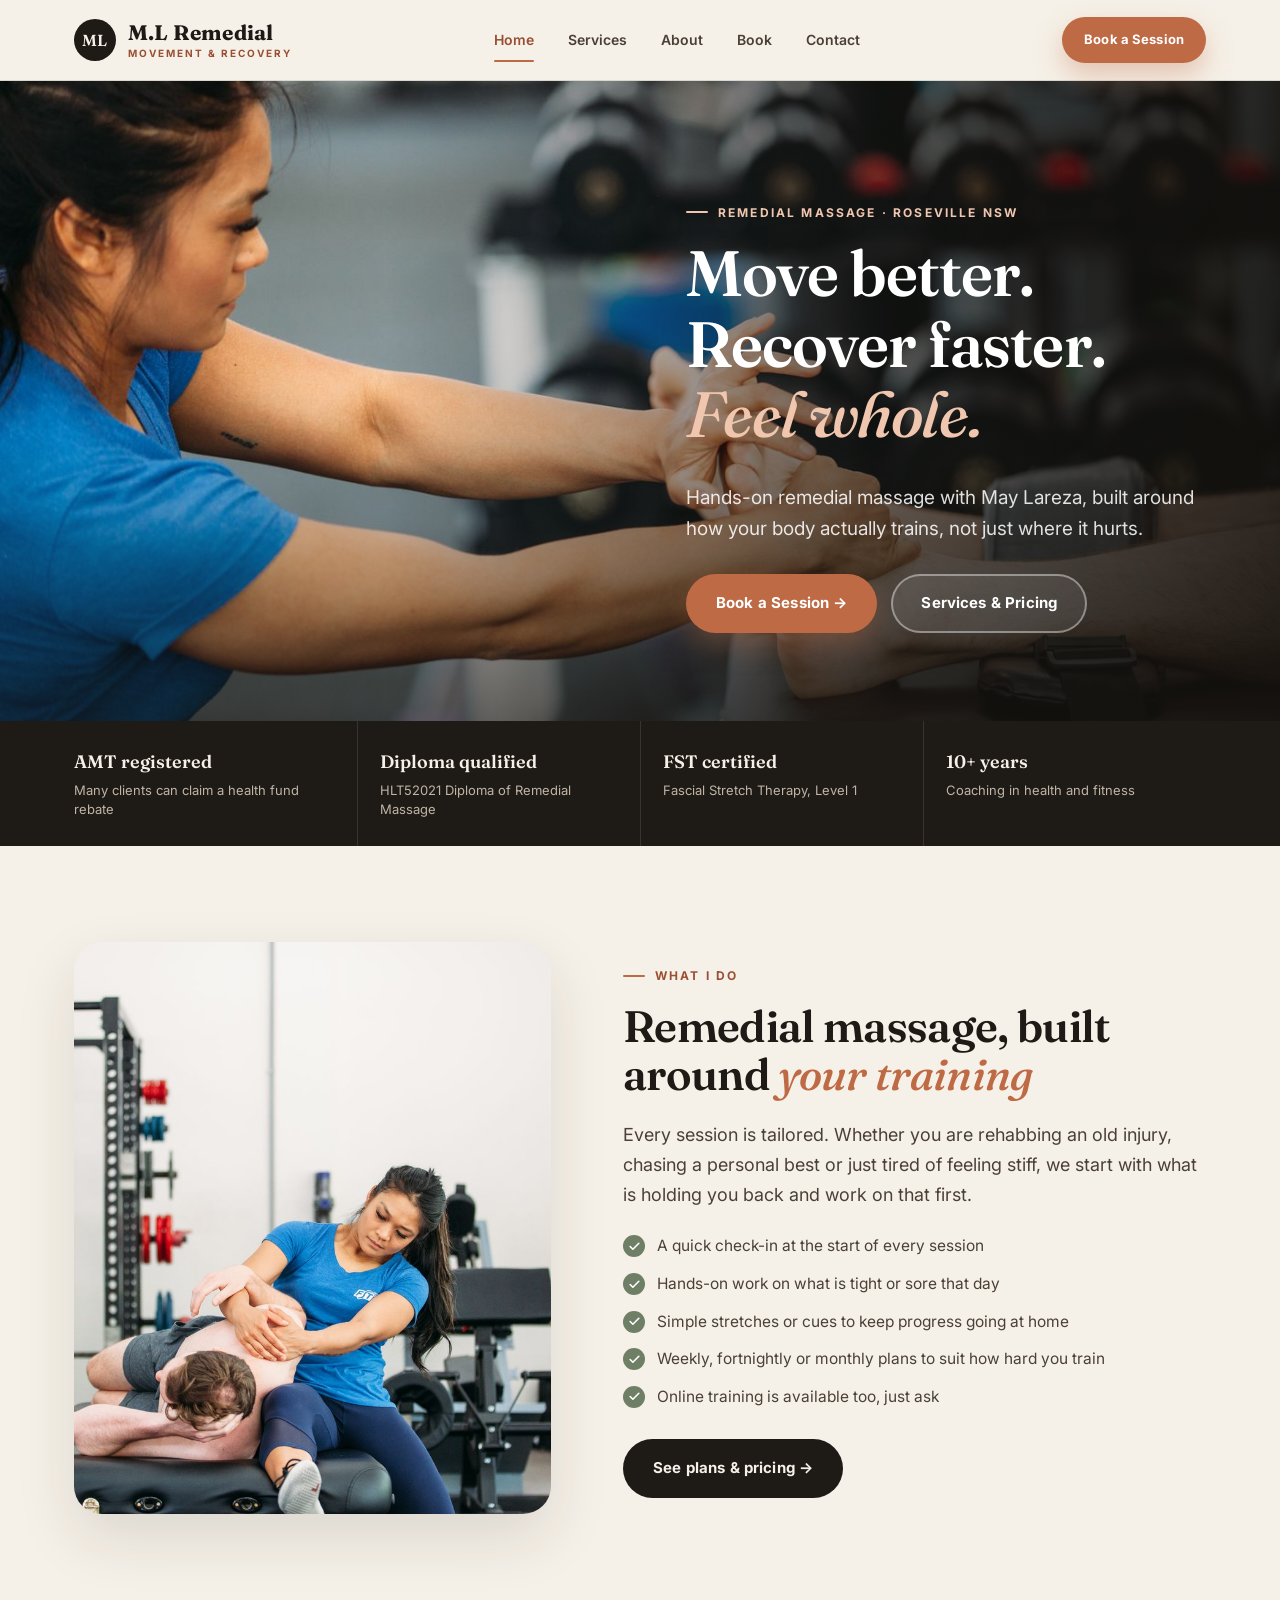
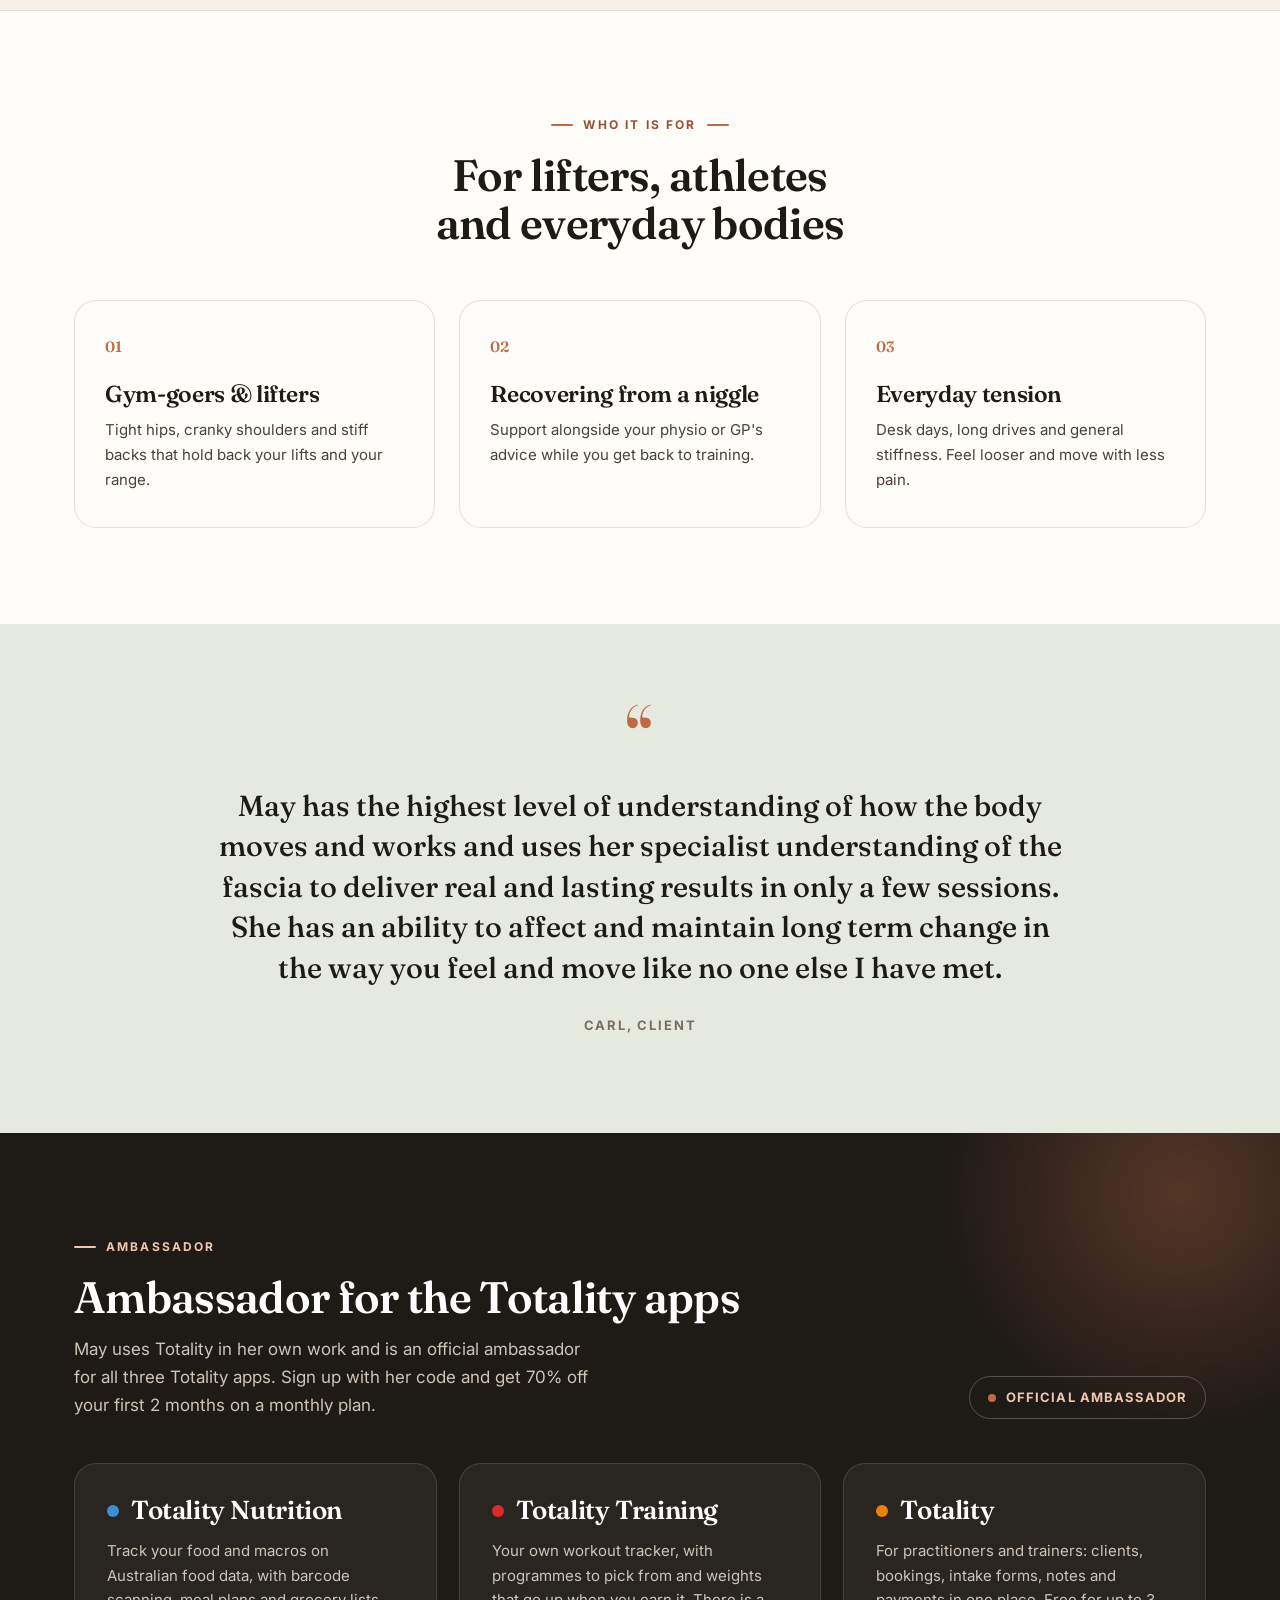
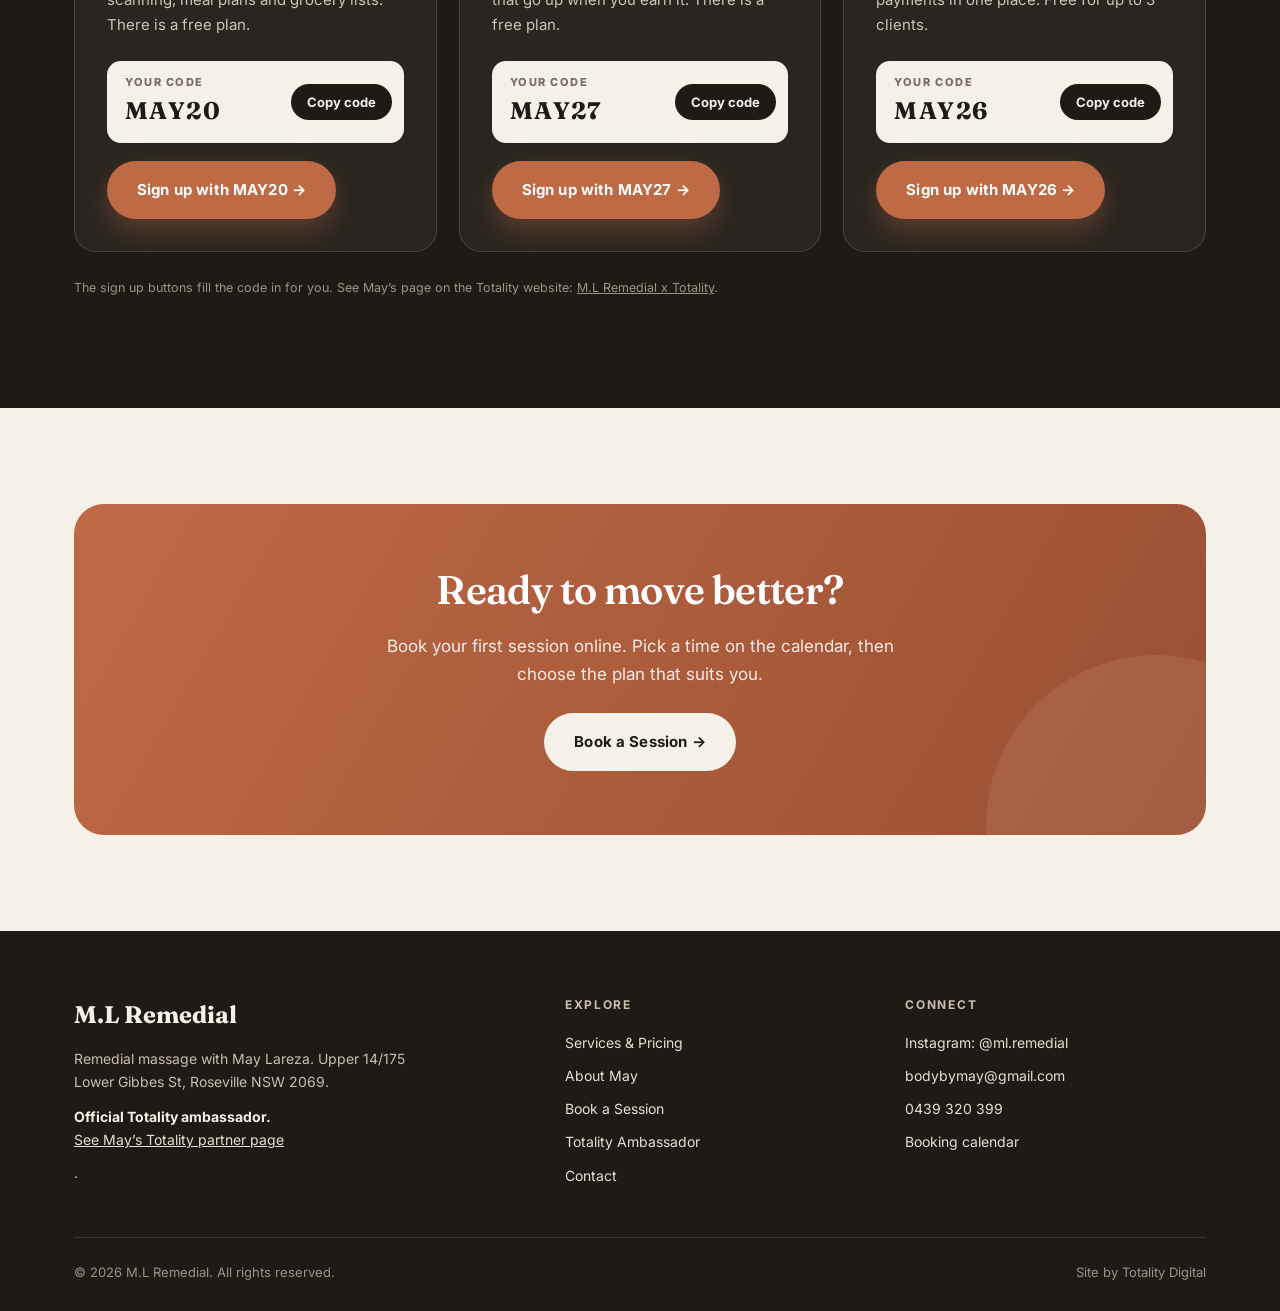
<file: index.html>
<!DOCTYPE html>
<html lang="en">
<head>
<meta charset="UTF-8">
<meta name="viewport" content="width=device-width, initial-scale=1.0">
<title>M.L Remedial | Remedial Massage in Roseville with May Lareza</title>
<meta name="description" content="Remedial massage in Roseville NSW with May Lareza. Weekly, fortnightly and monthly plans. AMT registered, so many clients can claim health fund rebates.">
<meta property="og:title" content="M.L Remedial | Remedial Massage in Roseville with May Lareza">
<meta property="og:description" content="Remedial massage in Roseville NSW with May Lareza. Weekly, fortnightly and monthly plans. AMT registered, so many clients can claim health fund rebates.">
<meta property="og:image" content="https://mlremedial.com.au/images/hero-home.jpg">
<meta name="theme-color" content="#1E1A16">
<link rel="preconnect" href="https://fonts.googleapis.com">
<link rel="preconnect" href="https://fonts.gstatic.com" crossorigin>
<link href="https://fonts.googleapis.com/css2?family=Fraunces:ital,opsz,wght@0,9..144,500;0,9..144,600;0,9..144,700;1,9..144,500&family=Inter:wght@400;500;600;700;800&display=swap" rel="stylesheet">
<link rel="stylesheet" href="css/style.css">
</head>
<body>

<header class="site-header">
  <div class="container">
    <a href="index.html" class="brand" aria-label="M.L Remedial home">
      <span class="brand-monogram">ML</span>
      <span class="brand-text">
        <span class="brand-mark">M.L Remedial</span>
        <span class="brand-sub">Movement &amp; Recovery</span>
      </span>
    </a>
    <nav class="nav">
      <a href="index.html">Home</a>
      <a href="services.html">Services</a>
      <a href="about.html">About</a>
      <a href="book.html">Book</a>
      <a href="contact.html">Contact</a>
    </nav>
    <div class="nav-cta">
      <a class="btn btn--primary btn--sm" href="book.html">Book a Session</a>
    </div>
    <button class="nav-toggle" aria-label="Toggle menu"><span></span><span></span><span></span></button>
  </div>
</header>

<section class="hero-full">
  <div class="container">
    <div class="hero-copy">
      <span class="eyebrow light">Remedial massage &middot; Roseville NSW</span>
      <h1>Move better.<br>Recover faster.<br><em>Feel whole.</em></h1>
      <p class="lede">Hands-on remedial massage with May Lareza, built around how your body actually trains, not just where it hurts.</p>
      <div class="hero-actions">
        <a href="book.html" class="btn btn--primary">Book a Session &rarr;</a>
        <a href="services.html" class="btn btn--ghost-light">Services &amp; Pricing</a>
      </div>
    </div>
  </div>
</section>

<section class="trust">
  <div class="container">
    <div class="trust-item"><strong>AMT registered</strong><span>Many clients can claim a health fund rebate</span></div>
    <div class="trust-item"><strong>Diploma qualified</strong><span>HLT52021 Diploma of Remedial Massage</span></div>
    <div class="trust-item"><strong>FST certified</strong><span>Fascial Stretch Therapy, Level 1</span></div>
    <div class="trust-item"><strong>10+ years</strong><span>Coaching in health and fitness</span></div>
  </div>
</section>

<section class="section">
  <div class="container split">
    <div class="photo-frame photo-frame--service" style="aspect-ratio:5/6;"></div>
    <div>
      <span class="eyebrow">What I do</span>
      <h2>Remedial massage, built around <em>your training</em></h2>
      <p class="lede">Every session is tailored. Whether you are rehabbing an old injury, chasing a personal best or just tired of feeling stiff, we start with what is holding you back and work on that first.</p>
      <ul class="checks">
        <li>A quick check-in at the start of every session</li>
        <li>Hands-on work on what is tight or sore that day</li>
        <li>Simple stretches or cues to keep progress going at home</li>
        <li>Weekly, fortnightly or monthly plans to suit how hard you train</li>
        <li>Online training is available too, just ask</li>
      </ul>
      <div class="hero-actions">
        <a href="services.html" class="btn btn--dark">See plans &amp; pricing &rarr;</a>
      </div>
    </div>
  </div>
</section>

<section class="section section--paper section--line-top">
  <div class="container">
    <div class="section-head center">
      <span class="eyebrow">Who it is for</span>
      <h2>For lifters, athletes and everyday bodies</h2>
    </div>
    <div class="grid-3">
      <div class="card">
        <span class="card-num">01</span>
        <h3>Gym-goers &amp; lifters</h3>
        <p>Tight hips, cranky shoulders and stiff backs that hold back your lifts and your range.</p>
      </div>
      <div class="card">
        <span class="card-num">02</span>
        <h3>Recovering from a niggle</h3>
        <p>Support alongside your physio or GP's advice while you get back to training.</p>
      </div>
      <div class="card">
        <span class="card-num">03</span>
        <h3>Everyday tension</h3>
        <p>Desk days, long drives and general stiffness. Feel looser and move with less pain.</p>
      </div>
    </div>
  </div>
</section>

<section class="section section--sage">
  <div class="container">
    <div class="testimonial">
      <span class="quote-mark">&ldquo;</span>
      <blockquote>May has the highest level of understanding of how the body moves and works and uses her specialist understanding of the fascia to deliver real and lasting results in only a few sessions. She has an ability to affect and maintain long term change in the way you feel and move like no one else I have met.</blockquote>
      <cite>Carl, client</cite>
    </div>
  </div>
</section>

<section class="section ambassador" id="ambassador">
  <div class="container">
    <div class="amb-head">
      <div>
        <span class="eyebrow light">Ambassador</span>
        <h2>Ambassador for the Totality apps</h2>
        <p>May uses Totality in her own work and is an official ambassador for all three Totality apps. Sign up with her code and get 70% off your first 2 months on a monthly plan.</p>
      </div>
      <span class="amb-badge">Official ambassador</span>
    </div>
    <div class="amb-grid amb-grid--3">
      <div class="amb-card">
        <div class="amb-app"><span class="amb-dot nutrition"></span><h3>Totality Nutrition</h3></div>
        <p>Track your food and macros on Australian food data, with barcode scanning, meal plans and grocery lists. There is a free plan.</p>
        <div class="code-box">
          <div><span class="code-label">Your code</span><span class="code">MAY20</span></div>
          <button class="copy-btn" data-copy="MAY20">Copy code</button>
        </div>
        <a href="https://totalitynutrition.com.au/signup?ref=MAY20" target="_blank" rel="noopener" class="btn btn--primary">Sign up with MAY20 &rarr;</a>
      </div>
      <div class="amb-card">
        <div class="amb-app"><span class="amb-dot training"></span><h3>Totality Training</h3></div>
        <p>Your own workout tracker, with programmes to pick from and weights that go up when you earn it. There is a free plan.</p>
        <div class="code-box">
          <div><span class="code-label">Your code</span><span class="code">MAY27</span></div>
          <button class="copy-btn" data-copy="MAY27">Copy code</button>
        </div>
        <a href="https://totality-training.vercel.app/training/auth?ref=MAY27" target="_blank" rel="noopener" class="btn btn--primary">Sign up with MAY27 &rarr;</a>
      </div>
      <div class="amb-card">
        <div class="amb-app"><span class="amb-dot totality"></span><h3>Totality</h3></div>
        <p>For practitioners and trainers: clients, bookings, intake forms, notes and payments in one place. Free for up to 3 clients.</p>
        <div class="code-box">
          <div><span class="code-label">Your code</span><span class="code">MAY26</span></div>
          <button class="copy-btn" data-copy="MAY26">Copy code</button>
        </div>
        <a href="https://totalityapp.com.au/signup?ref=MAY26" target="_blank" rel="noopener" class="btn btn--primary">Sign up with MAY26 &rarr;</a>
      </div>
    </div>
    <p class="amb-fine">The sign up buttons fill the code in for you. See May’s page on the Totality website: <a href="https://totality360.com.au/partner/ml-remedial.html" target="_blank" rel="noopener" style="text-decoration:underline;">M.L Remedial x Totality</a>.</p>
  </div>
</section>

<section class="section">
  <div class="container">
    <div class="cta-band">
      <h2>Ready to move better?</h2>
      <p>Book your first session online. Pick a time on the calendar, then choose the plan that suits you.</p>
      <a href="book.html" class="btn btn--light">Book a Session &rarr;</a>
    </div>
  </div>
</section>

<footer class="site-footer">
  <div class="container">
    <div class="footer-top">
      <div>
        <span class="footer-brand">M.L Remedial</span>
        <p>Remedial massage with May Lareza. Upper 14/175 Lower Gibbes St, Roseville NSW 2069.</p>
        <p class="footer-amb"><strong>Official Totality ambassador.</strong> <a href="https://totality360.com.au/partner/ml-remedial.html" target="_blank" rel="noopener" style="text-decoration:underline;">See May’s Totality partner page</a>.</p>
      </div>
      <div>
        <h5>Explore</h5>
        <a href="services.html">Services &amp; Pricing</a>
        <a href="about.html">About May</a>
        <a href="book.html">Book a Session</a>
        <a href="index.html#ambassador">Totality Ambassador</a>
        <a href="contact.html">Contact</a>
      </div>
      <div>
        <h5>Connect</h5>
        <a href="https://instagram.com/ml.remedial" target="_blank" rel="noopener">Instagram: @ml.remedial</a>
        <a href="mailto:bodybymay@gmail.com">bodybymay@gmail.com</a>
        <a href="tel:+61439320399">0439 320 399</a>
        <a href="https://calendly.com/mlremedial/stretchtherapy" target="_blank" rel="noopener">Booking calendar</a>
      </div>
    </div>
    <div class="footer-bottom">
      <span>&copy; <span class="js-year">2026</span> M.L Remedial. All rights reserved.</span>
      <span>Site by Totality Digital</span>
    </div>
  </div>
</footer>

<div class="toast" role="status" aria-live="polite"></div>
<script src="js/main.js"></script>
</body>
</html>
</file>
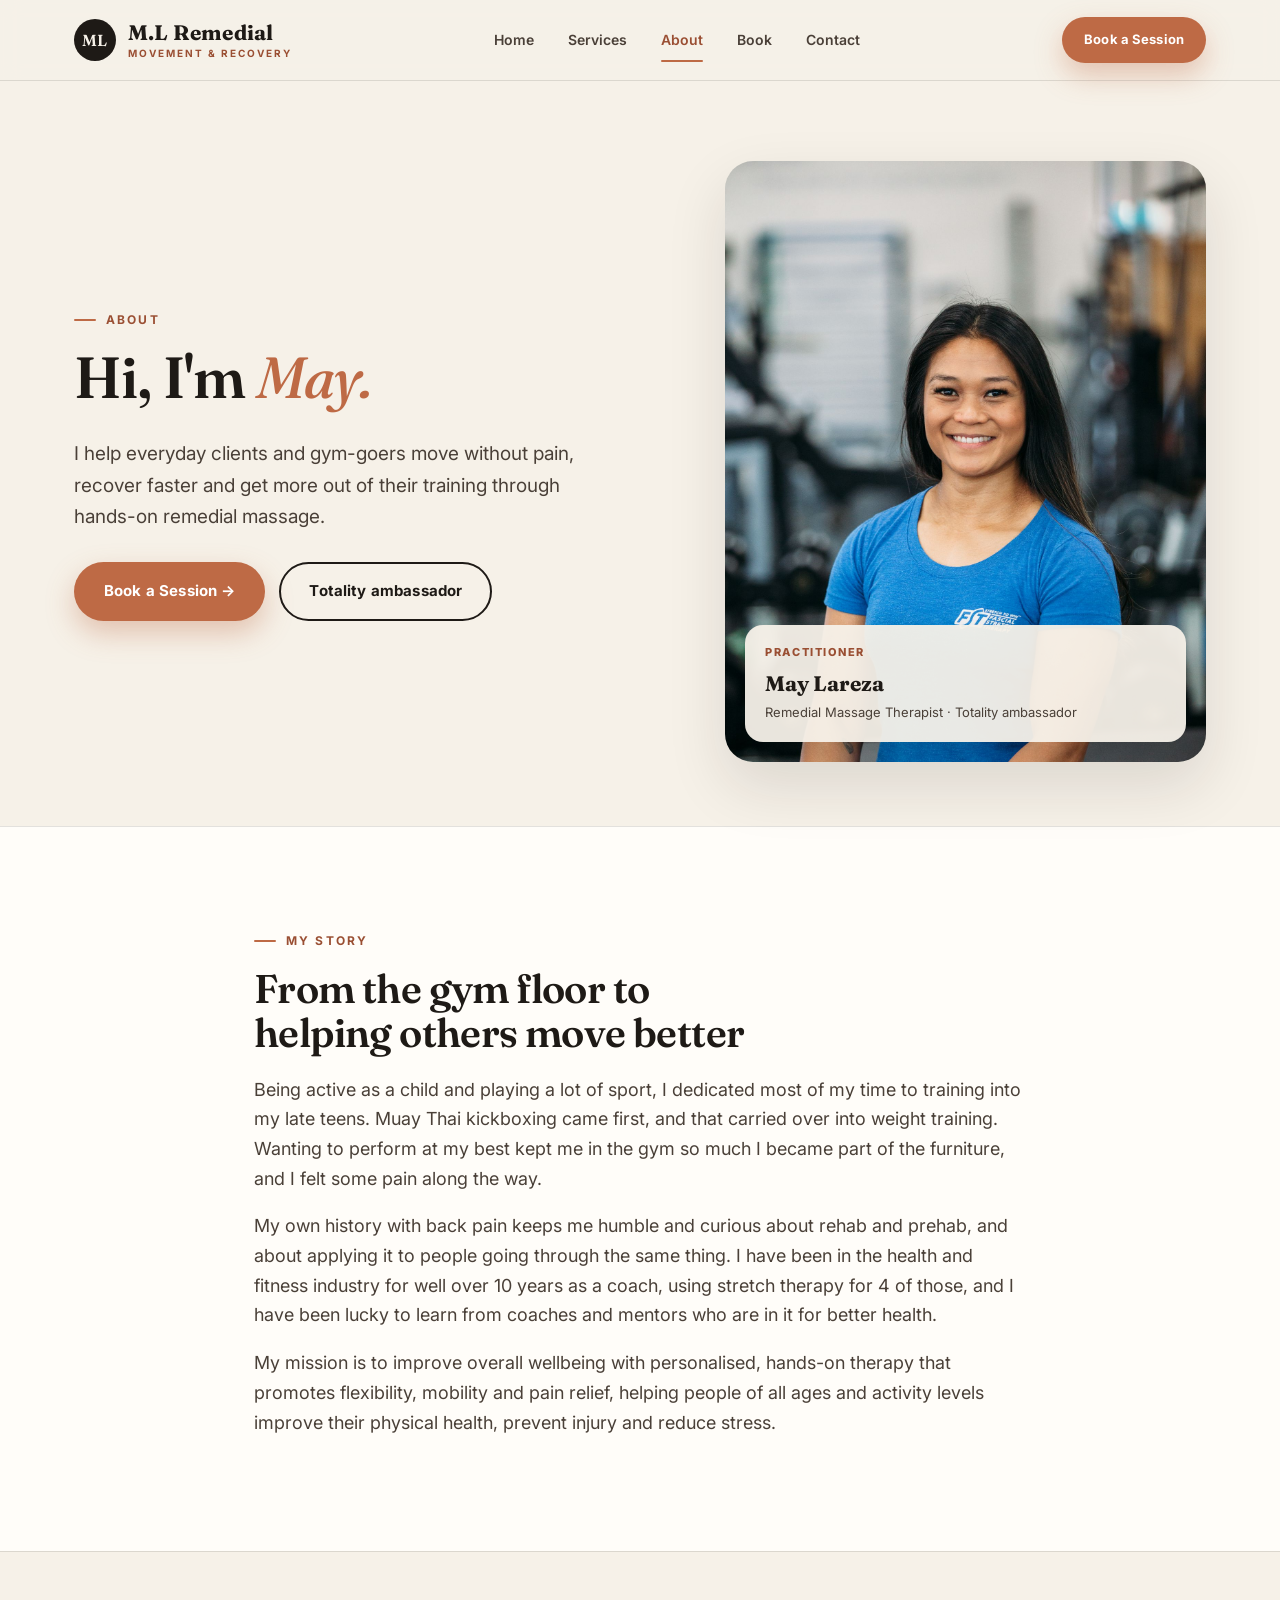
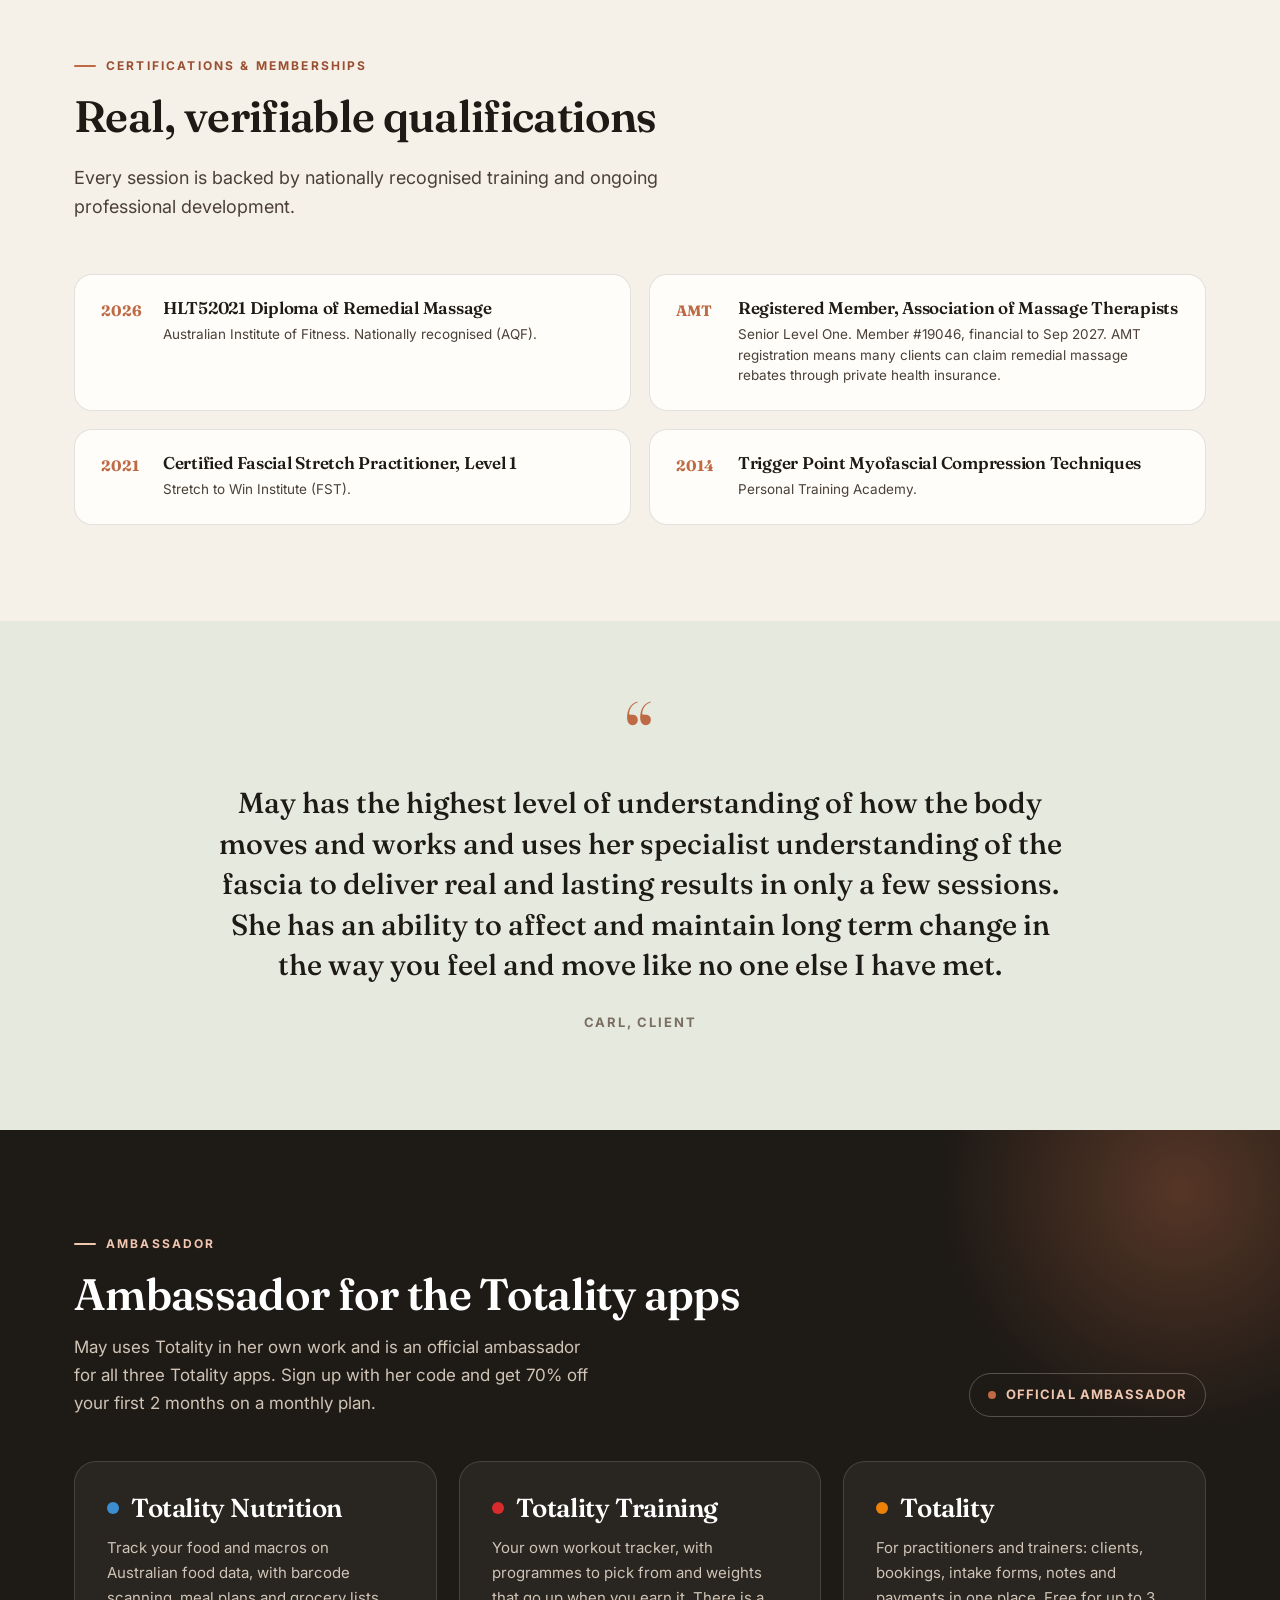
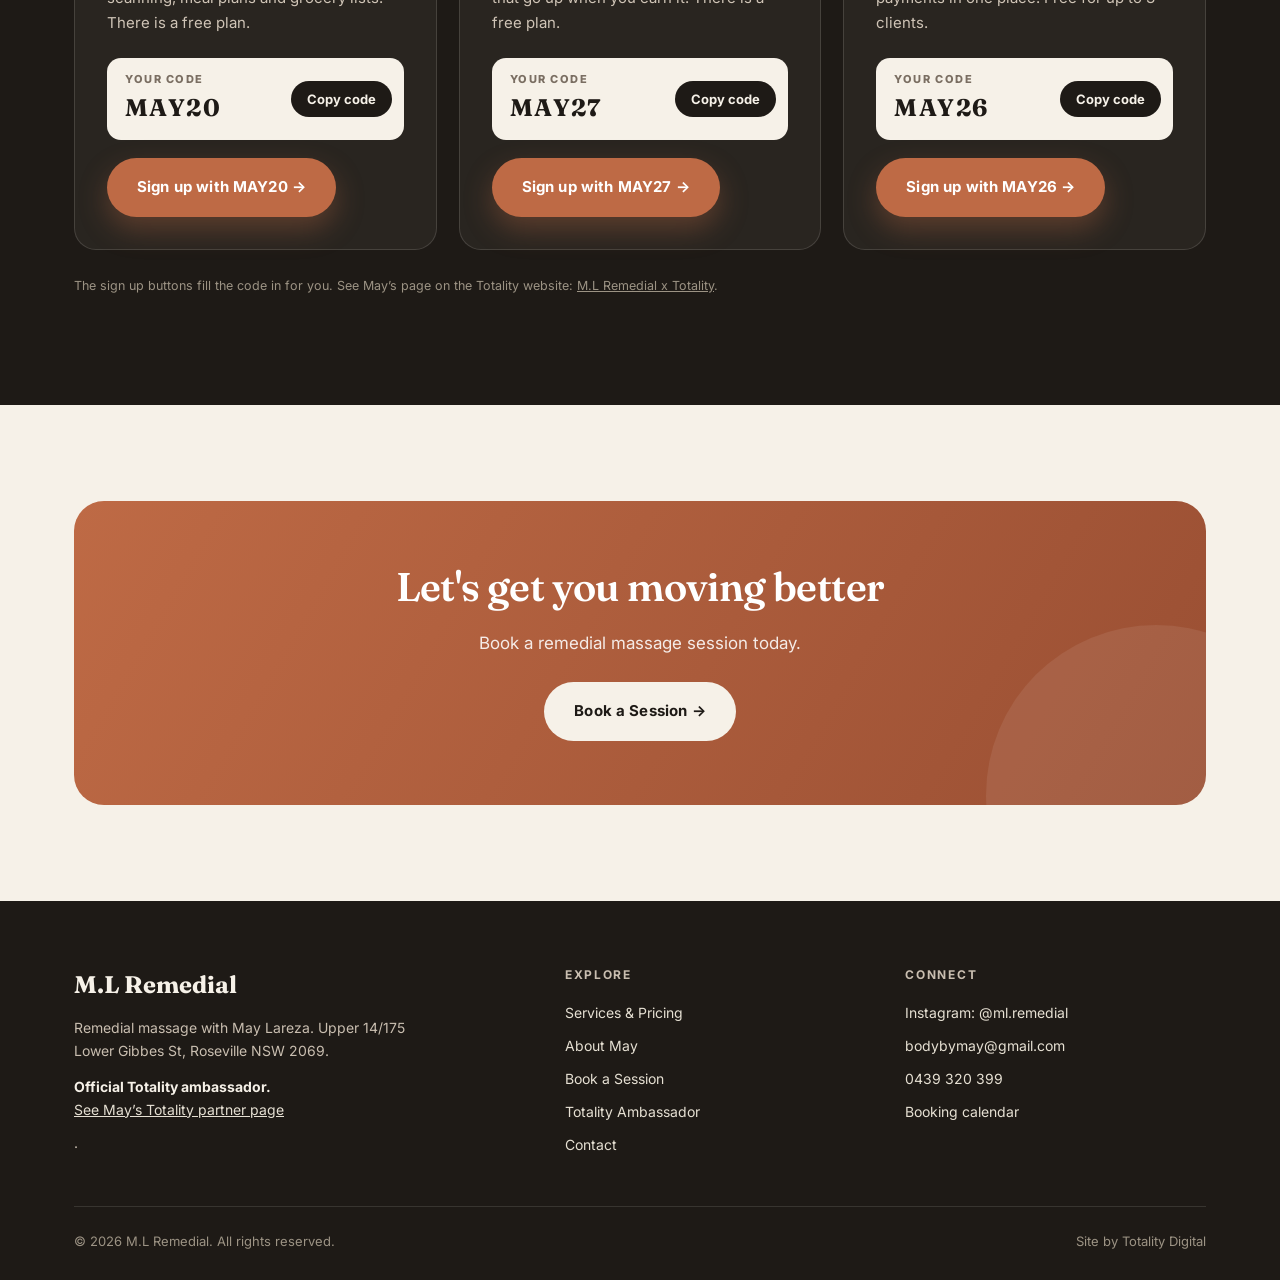
<file: about.html>
<!DOCTYPE html>
<html lang="en">
<head>
<meta charset="UTF-8">
<meta name="viewport" content="width=device-width, initial-scale=1.0">
<title>About May Lareza | M.L Remedial</title>
<meta name="description" content="Meet May Lareza, diploma qualified remedial massage therapist and FST practitioner behind M.L Remedial in Roseville NSW.">
<meta property="og:title" content="About May Lareza | M.L Remedial">
<meta property="og:description" content="Meet May Lareza, diploma qualified remedial massage therapist and FST practitioner behind M.L Remedial in Roseville NSW.">
<meta property="og:image" content="https://mlremedial.com.au/images/hero-home.jpg">
<meta name="theme-color" content="#1E1A16">
<link rel="preconnect" href="https://fonts.googleapis.com">
<link rel="preconnect" href="https://fonts.gstatic.com" crossorigin>
<link href="https://fonts.googleapis.com/css2?family=Fraunces:ital,opsz,wght@0,9..144,500;0,9..144,600;0,9..144,700;1,9..144,500&family=Inter:wght@400;500;600;700;800&display=swap" rel="stylesheet">
<link rel="stylesheet" href="css/style.css">
</head>
<body>

<header class="site-header">
  <div class="container">
    <a href="index.html" class="brand" aria-label="M.L Remedial home">
      <span class="brand-monogram">ML</span>
      <span class="brand-text">
        <span class="brand-mark">M.L Remedial</span>
        <span class="brand-sub">Movement &amp; Recovery</span>
      </span>
    </a>
    <nav class="nav">
      <a href="index.html">Home</a>
      <a href="services.html">Services</a>
      <a href="about.html">About</a>
      <a href="book.html">Book</a>
      <a href="contact.html">Contact</a>
    </nav>
    <div class="nav-cta">
      <a class="btn btn--primary btn--sm" href="book.html">Book a Session</a>
    </div>
    <button class="nav-toggle" aria-label="Toggle menu"><span></span><span></span><span></span></button>
  </div>
</header>

<section class="page-hero">
  <div class="container">
    <div>
      <span class="eyebrow">About</span>
      <h1>Hi, I'm <em>May.</em></h1>
      <p class="lede">I help everyday clients and gym-goers move without pain, recover faster and get more out of their training through hands-on remedial massage.</p>
      <div class="hero-actions">
        <a href="book.html" class="btn btn--primary">Book a Session &rarr;</a>
        <a href="#ambassador" class="btn btn--outline">Totality ambassador</a>
      </div>
    </div>
    <div class="photo-frame photo-frame--about">
      <div class="photo-badge">
        <div class="pb-eyebrow">Practitioner</div>
        <div class="pb-title">May Lareza</div>
        <div class="pb-sub">Remedial Massage Therapist &middot; Totality ambassador</div>
      </div>
    </div>
  </div>
</section>

<section class="section section--paper section--line-top">
  <div class="container" style="max-width:820px;">
    <span class="eyebrow">My story</span>
    <h2 style="font-size:40px;">From the gym floor to helping others move better</h2>
    <p class="lede" style="font-size:18px; color:var(--charcoal-2);">Being active as a child and playing a lot of sport, I dedicated most of my time to training into my late teens. Muay Thai kickboxing came first, and that carried over into weight training. Wanting to perform at my best kept me in the gym so much I became part of the furniture, and I felt some pain along the way.</p>
    <p class="lede" style="font-size:18px; color:var(--charcoal-2);">My own history with back pain keeps me humble and curious about rehab and prehab, and about applying it to people going through the same thing. I have been in the health and fitness industry for well over 10 years as a coach, using stretch therapy for 4 of those, and I have been lucky to learn from coaches and mentors who are in it for better health.</p>
    <p class="lede" style="font-size:18px; color:var(--charcoal-2);">My mission is to improve overall wellbeing with personalised, hands-on therapy that promotes flexibility, mobility and pain relief, helping people of all ages and activity levels improve their physical health, prevent injury and reduce stress.</p>
  </div>
</section>

<section class="section section--line-top">
  <div class="container">
    <div class="section-head">
      <span class="eyebrow">Certifications &amp; memberships</span>
      <h2>Real, verifiable qualifications</h2>
      <p class="lede">Every session is backed by nationally recognised training and ongoing professional development.</p>
    </div>
    <div class="certs-grid">
      <div class="cert-item"><span class="cert-year">2026</span><div><h4>HLT52021 Diploma of Remedial Massage</h4><p>Australian Institute of Fitness. Nationally recognised (AQF).</p></div></div>
      <div class="cert-item"><span class="cert-year">AMT</span><div><h4>Registered Member, Association of Massage Therapists</h4><p>Senior Level One. Member #19046, financial to Sep 2027. AMT registration means many clients can claim remedial massage rebates through private health insurance.</p></div></div>
      <div class="cert-item"><span class="cert-year">2021</span><div><h4>Certified Fascial Stretch Practitioner, Level 1</h4><p>Stretch to Win Institute (FST).</p></div></div>
      <div class="cert-item"><span class="cert-year">2014</span><div><h4>Trigger Point Myofascial Compression Techniques</h4><p>Personal Training Academy.</p></div></div>
    </div>
  </div>
</section>

<section class="section section--sage">
  <div class="container">
    <div class="testimonial">
      <span class="quote-mark">&ldquo;</span>
      <blockquote>May has the highest level of understanding of how the body moves and works and uses her specialist understanding of the fascia to deliver real and lasting results in only a few sessions. She has an ability to affect and maintain long term change in the way you feel and move like no one else I have met.</blockquote>
      <cite>Carl, client</cite>
    </div>
  </div>
</section>

<section class="section ambassador" id="ambassador">
  <div class="container">
    <div class="amb-head">
      <div>
        <span class="eyebrow light">Ambassador</span>
        <h2>Ambassador for the Totality apps</h2>
        <p>May uses Totality in her own work and is an official ambassador for all three Totality apps. Sign up with her code and get 70% off your first 2 months on a monthly plan.</p>
      </div>
      <span class="amb-badge">Official ambassador</span>
    </div>
    <div class="amb-grid amb-grid--3">
      <div class="amb-card">
        <div class="amb-app"><span class="amb-dot nutrition"></span><h3>Totality Nutrition</h3></div>
        <p>Track your food and macros on Australian food data, with barcode scanning, meal plans and grocery lists. There is a free plan.</p>
        <div class="code-box">
          <div><span class="code-label">Your code</span><span class="code">MAY20</span></div>
          <button class="copy-btn" data-copy="MAY20">Copy code</button>
        </div>
        <a href="https://totalitynutrition.com.au/signup?ref=MAY20" target="_blank" rel="noopener" class="btn btn--primary">Sign up with MAY20 &rarr;</a>
      </div>
      <div class="amb-card">
        <div class="amb-app"><span class="amb-dot training"></span><h3>Totality Training</h3></div>
        <p>Your own workout tracker, with programmes to pick from and weights that go up when you earn it. There is a free plan.</p>
        <div class="code-box">
          <div><span class="code-label">Your code</span><span class="code">MAY27</span></div>
          <button class="copy-btn" data-copy="MAY27">Copy code</button>
        </div>
        <a href="https://totality-training.vercel.app/training/auth?ref=MAY27" target="_blank" rel="noopener" class="btn btn--primary">Sign up with MAY27 &rarr;</a>
      </div>
      <div class="amb-card">
        <div class="amb-app"><span class="amb-dot totality"></span><h3>Totality</h3></div>
        <p>For practitioners and trainers: clients, bookings, intake forms, notes and payments in one place. Free for up to 3 clients.</p>
        <div class="code-box">
          <div><span class="code-label">Your code</span><span class="code">MAY26</span></div>
          <button class="copy-btn" data-copy="MAY26">Copy code</button>
        </div>
        <a href="https://totalityapp.com.au/signup?ref=MAY26" target="_blank" rel="noopener" class="btn btn--primary">Sign up with MAY26 &rarr;</a>
      </div>
    </div>
    <p class="amb-fine">The sign up buttons fill the code in for you. See May’s page on the Totality website: <a href="https://totality360.com.au/partner/ml-remedial.html" target="_blank" rel="noopener" style="text-decoration:underline;">M.L Remedial x Totality</a>.</p>
  </div>
</section>

<section class="section">
  <div class="container">
    <div class="cta-band">
      <h2>Let's get you moving better</h2>
      <p>Book a remedial massage session today.</p>
      <a href="book.html" class="btn btn--light">Book a Session &rarr;</a>
    </div>
  </div>
</section>

<footer class="site-footer">
  <div class="container">
    <div class="footer-top">
      <div>
        <span class="footer-brand">M.L Remedial</span>
        <p>Remedial massage with May Lareza. Upper 14/175 Lower Gibbes St, Roseville NSW 2069.</p>
        <p class="footer-amb"><strong>Official Totality ambassador.</strong> <a href="https://totality360.com.au/partner/ml-remedial.html" target="_blank" rel="noopener" style="text-decoration:underline;">See May’s Totality partner page</a>.</p>
      </div>
      <div>
        <h5>Explore</h5>
        <a href="services.html">Services &amp; Pricing</a>
        <a href="about.html">About May</a>
        <a href="book.html">Book a Session</a>
        <a href="index.html#ambassador">Totality Ambassador</a>
        <a href="contact.html">Contact</a>
      </div>
      <div>
        <h5>Connect</h5>
        <a href="https://instagram.com/ml.remedial" target="_blank" rel="noopener">Instagram: @ml.remedial</a>
        <a href="mailto:bodybymay@gmail.com">bodybymay@gmail.com</a>
        <a href="tel:+61439320399">0439 320 399</a>
        <a href="https://calendly.com/mlremedial/stretchtherapy" target="_blank" rel="noopener">Booking calendar</a>
      </div>
    </div>
    <div class="footer-bottom">
      <span>&copy; <span class="js-year">2026</span> M.L Remedial. All rights reserved.</span>
      <span>Site by Totality Digital</span>
    </div>
  </div>
</footer>

<div class="toast" role="status" aria-live="polite"></div>
<script src="js/main.js"></script>
</body>
</html>
</file>
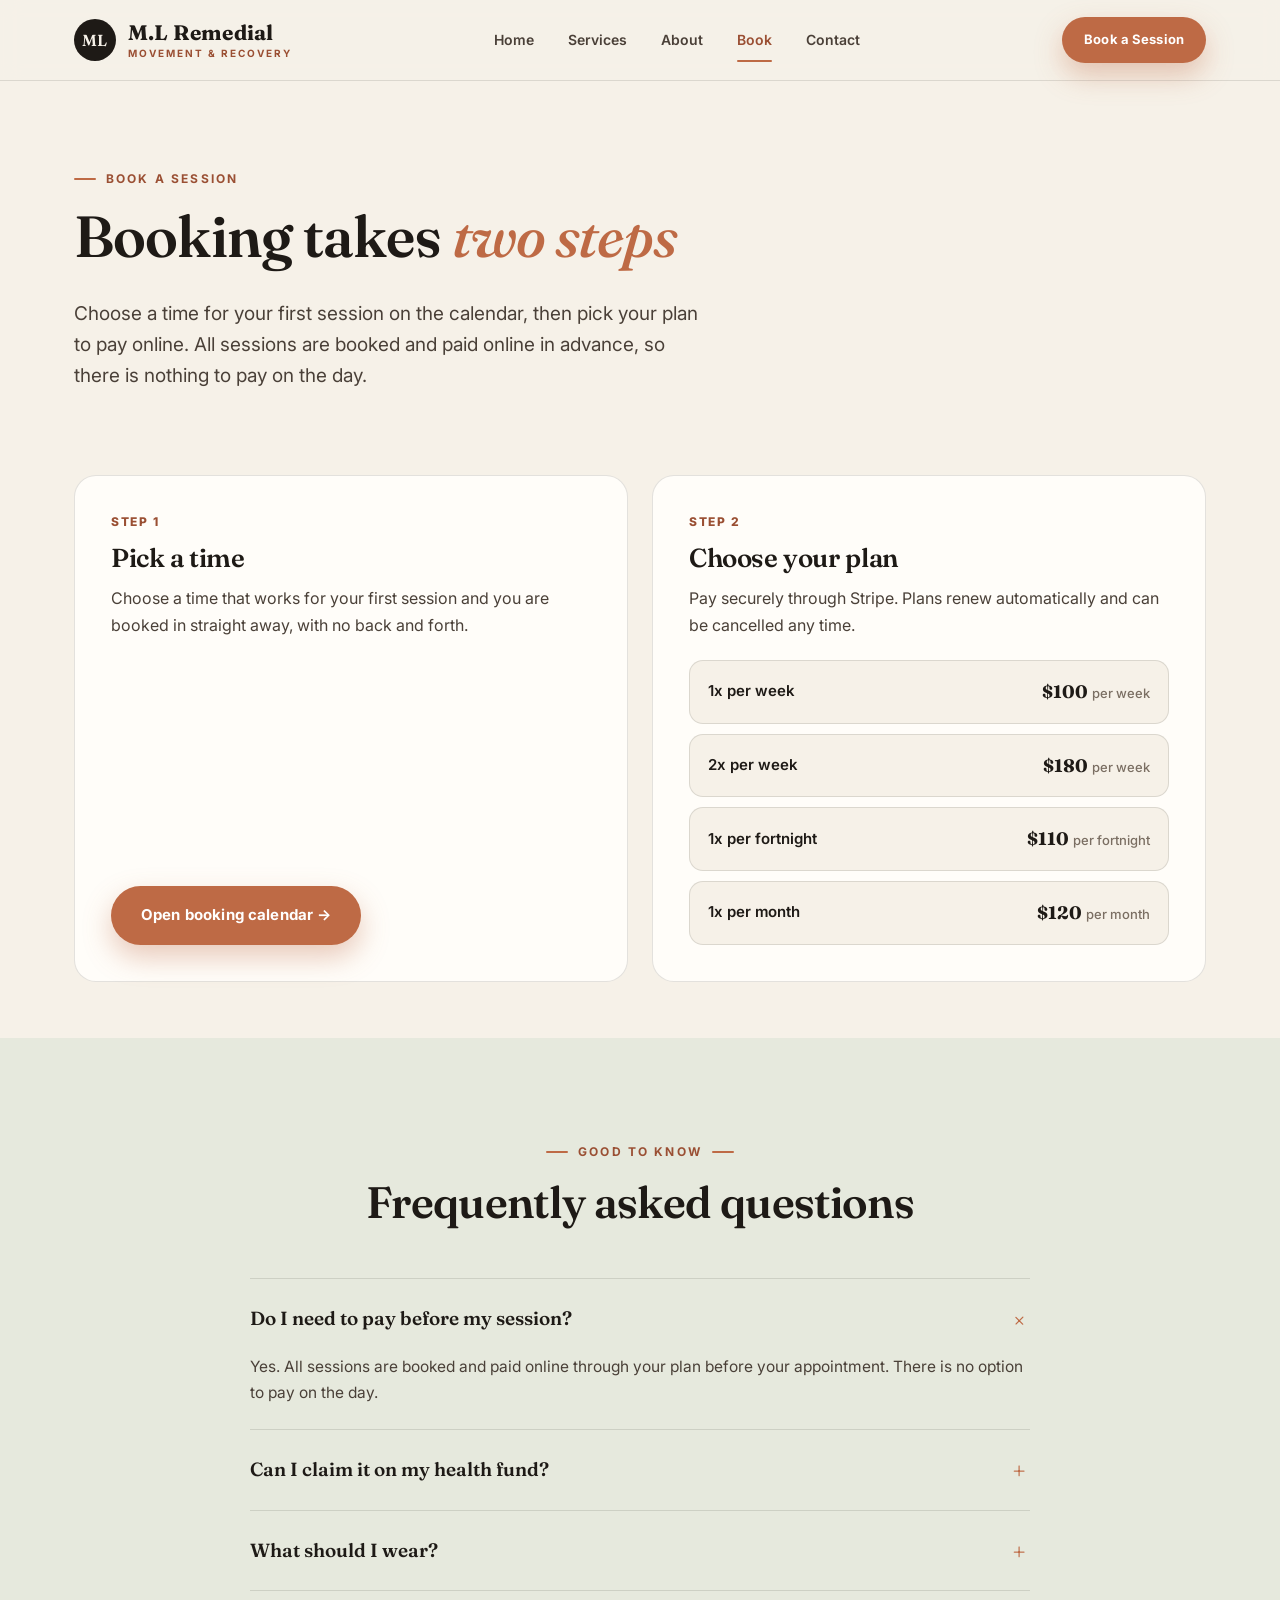
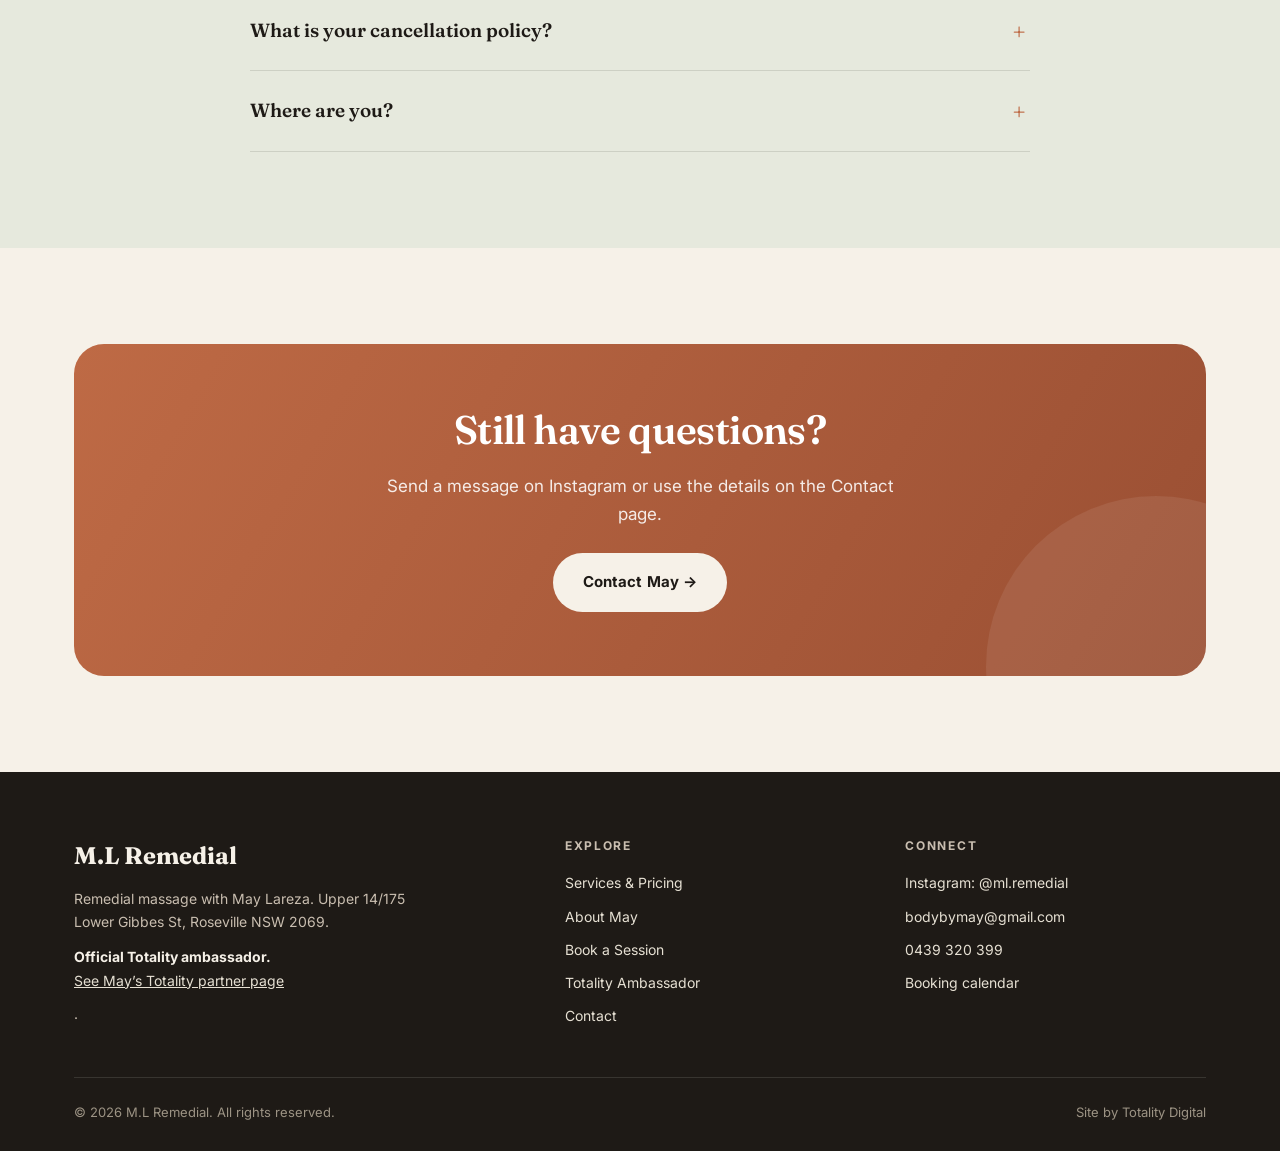
<file: book.html>
<!DOCTYPE html>
<html lang="en">
<head>
<meta charset="UTF-8">
<meta name="viewport" content="width=device-width, initial-scale=1.0">
<title>Book a Session | M.L Remedial</title>
<meta name="description" content="Book remedial massage with May Lareza in Roseville NSW. Choose a time, then pick a weekly, fortnightly or monthly plan.">
<meta property="og:title" content="Book a Session | M.L Remedial">
<meta property="og:description" content="Book remedial massage with May Lareza in Roseville NSW. Choose a time, then pick a weekly, fortnightly or monthly plan.">
<meta property="og:image" content="https://mlremedial.com.au/images/hero-home.jpg">
<meta name="theme-color" content="#1E1A16">
<link rel="preconnect" href="https://fonts.googleapis.com">
<link rel="preconnect" href="https://fonts.gstatic.com" crossorigin>
<link href="https://fonts.googleapis.com/css2?family=Fraunces:ital,opsz,wght@0,9..144,500;0,9..144,600;0,9..144,700;1,9..144,500&family=Inter:wght@400;500;600;700;800&display=swap" rel="stylesheet">
<link rel="stylesheet" href="css/style.css">
</head>
<body>

<header class="site-header">
  <div class="container">
    <a href="index.html" class="brand" aria-label="M.L Remedial home">
      <span class="brand-monogram">ML</span>
      <span class="brand-text">
        <span class="brand-mark">M.L Remedial</span>
        <span class="brand-sub">Movement &amp; Recovery</span>
      </span>
    </a>
    <nav class="nav">
      <a href="index.html">Home</a>
      <a href="services.html">Services</a>
      <a href="about.html">About</a>
      <a href="book.html">Book</a>
      <a href="contact.html">Contact</a>
    </nav>
    <div class="nav-cta">
      <a class="btn btn--primary btn--sm" href="book.html">Book a Session</a>
    </div>
    <button class="nav-toggle" aria-label="Toggle menu"><span></span><span></span><span></span></button>
  </div>
</header>

<section class="page-hero page-hero--simple">
  <div class="container">
    <span class="eyebrow">Book a session</span>
    <h1>Booking takes <em>two steps</em></h1>
    <p class="lede">Choose a time for your first session on the calendar, then pick your plan to pay online. All sessions are booked and paid online in advance, so there is nothing to pay on the day.</p>
  </div>
</section>

<section class="section--tight" style="padding-top:0;">
  <div class="container">
    <div class="book-options">
      <div class="book-card">
        <span class="step-label">Step 1</span>
        <h3>Pick a time</h3>
        <p>Choose a time that works for your first session and you are booked in straight away, with no back and forth.</p>
        <a href="https://calendly.com/mlremedial/stretchtherapy" target="_blank" rel="noopener" class="btn btn--primary" style="align-self:flex-start; margin-top:auto;">Open booking calendar &rarr;</a>
      </div>
      <div class="book-card">
        <span class="step-label">Step 2</span>
        <h3>Choose your plan</h3>
        <p>Pay securely through Stripe. Plans renew automatically and can be cancelled any time.</p>
        <div class="plan-links">
          <a href="https://buy.stripe.com/cNi7sEgoe9UUaisbdz8Zq01" target="_blank" rel="noopener" class="plan-link"><span>1x per week</span><span class="pl-price">$100 <small style="font-family:Inter,sans-serif;font-weight:500;font-size:13px;color:var(--muted);">per week</small></span></a>
          <a href="https://buy.stripe.com/9B6dR23Bs1oo3U4chD8Zq04" target="_blank" rel="noopener" class="plan-link"><span>2x per week</span><span class="pl-price">$180 <small style="font-family:Inter,sans-serif;font-weight:500;font-size:13px;color:var(--muted);">per week</small></span></a>
          <a href="https://buy.stripe.com/eVq5kw6NEffe62cgxT8Zq02" target="_blank" rel="noopener" class="plan-link"><span>1x per fortnight</span><span class="pl-price">$110 <small style="font-family:Inter,sans-serif;font-weight:500;font-size:13px;color:var(--muted);">per fortnight</small></span></a>
          <a href="https://buy.stripe.com/7sYdR2fka6IIcqA3L78Zq03" target="_blank" rel="noopener" class="plan-link"><span>1x per month</span><span class="pl-price">$120 <small style="font-family:Inter,sans-serif;font-weight:500;font-size:13px;color:var(--muted);">per month</small></span></a>
        </div>
      </div>
    </div>
  </div>
</section>

<section class="section section--sage">
  <div class="container">
    <div class="section-head center">
      <span class="eyebrow">Good to know</span>
      <h2>Frequently asked questions</h2>
    </div>
    <div class="faq">
      <details open><summary>Do I need to pay before my session?</summary><p>Yes. All sessions are booked and paid online through your plan before your appointment. There is no option to pay on the day.</p></details>
      <details><summary>Can I claim it on my health fund?</summary><p>May is a registered member of the Association of Massage Therapists, so many clients can claim a remedial massage rebate through private health insurance. Check your own cover with your fund.</p></details>
      <details><summary>What should I wear?</summary><p>Comfortable, loose clothing that gives easy access to the areas being worked on. Activewear works well.</p></details>
      <details><summary>What is your cancellation policy?</summary><p>Plans are billed automatically through Stripe and can be cancelled any time. To move or cancel an appointment, message May on Instagram or call 0439 320 399 as early as you can.</p></details>
      <details><summary>Where are you?</summary><p>Upper 14/175 Lower Gibbes St, Roseville NSW 2069. See the <a href="contact.html" style="text-decoration:underline;">Contact page</a> for a map.</p></details>
    </div>
  </div>
</section>

<section class="section">
  <div class="container">
    <div class="cta-band">
      <h2>Still have questions?</h2>
      <p>Send a message on Instagram or use the details on the Contact page.</p>
      <a href="contact.html" class="btn btn--light">Contact May &rarr;</a>
    </div>
  </div>
</section>

<footer class="site-footer">
  <div class="container">
    <div class="footer-top">
      <div>
        <span class="footer-brand">M.L Remedial</span>
        <p>Remedial massage with May Lareza. Upper 14/175 Lower Gibbes St, Roseville NSW 2069.</p>
        <p class="footer-amb"><strong>Official Totality ambassador.</strong> <a href="https://totality360.com.au/partner/ml-remedial.html" target="_blank" rel="noopener" style="text-decoration:underline;">See May’s Totality partner page</a>.</p>
      </div>
      <div>
        <h5>Explore</h5>
        <a href="services.html">Services &amp; Pricing</a>
        <a href="about.html">About May</a>
        <a href="book.html">Book a Session</a>
        <a href="index.html#ambassador">Totality Ambassador</a>
        <a href="contact.html">Contact</a>
      </div>
      <div>
        <h5>Connect</h5>
        <a href="https://instagram.com/ml.remedial" target="_blank" rel="noopener">Instagram: @ml.remedial</a>
        <a href="mailto:bodybymay@gmail.com">bodybymay@gmail.com</a>
        <a href="tel:+61439320399">0439 320 399</a>
        <a href="https://calendly.com/mlremedial/stretchtherapy" target="_blank" rel="noopener">Booking calendar</a>
      </div>
    </div>
    <div class="footer-bottom">
      <span>&copy; <span class="js-year">2026</span> M.L Remedial. All rights reserved.</span>
      <span>Site by Totality Digital</span>
    </div>
  </div>
</footer>

<div class="toast" role="status" aria-live="polite"></div>
<script src="js/main.js"></script>
</body>
</html>
</file>
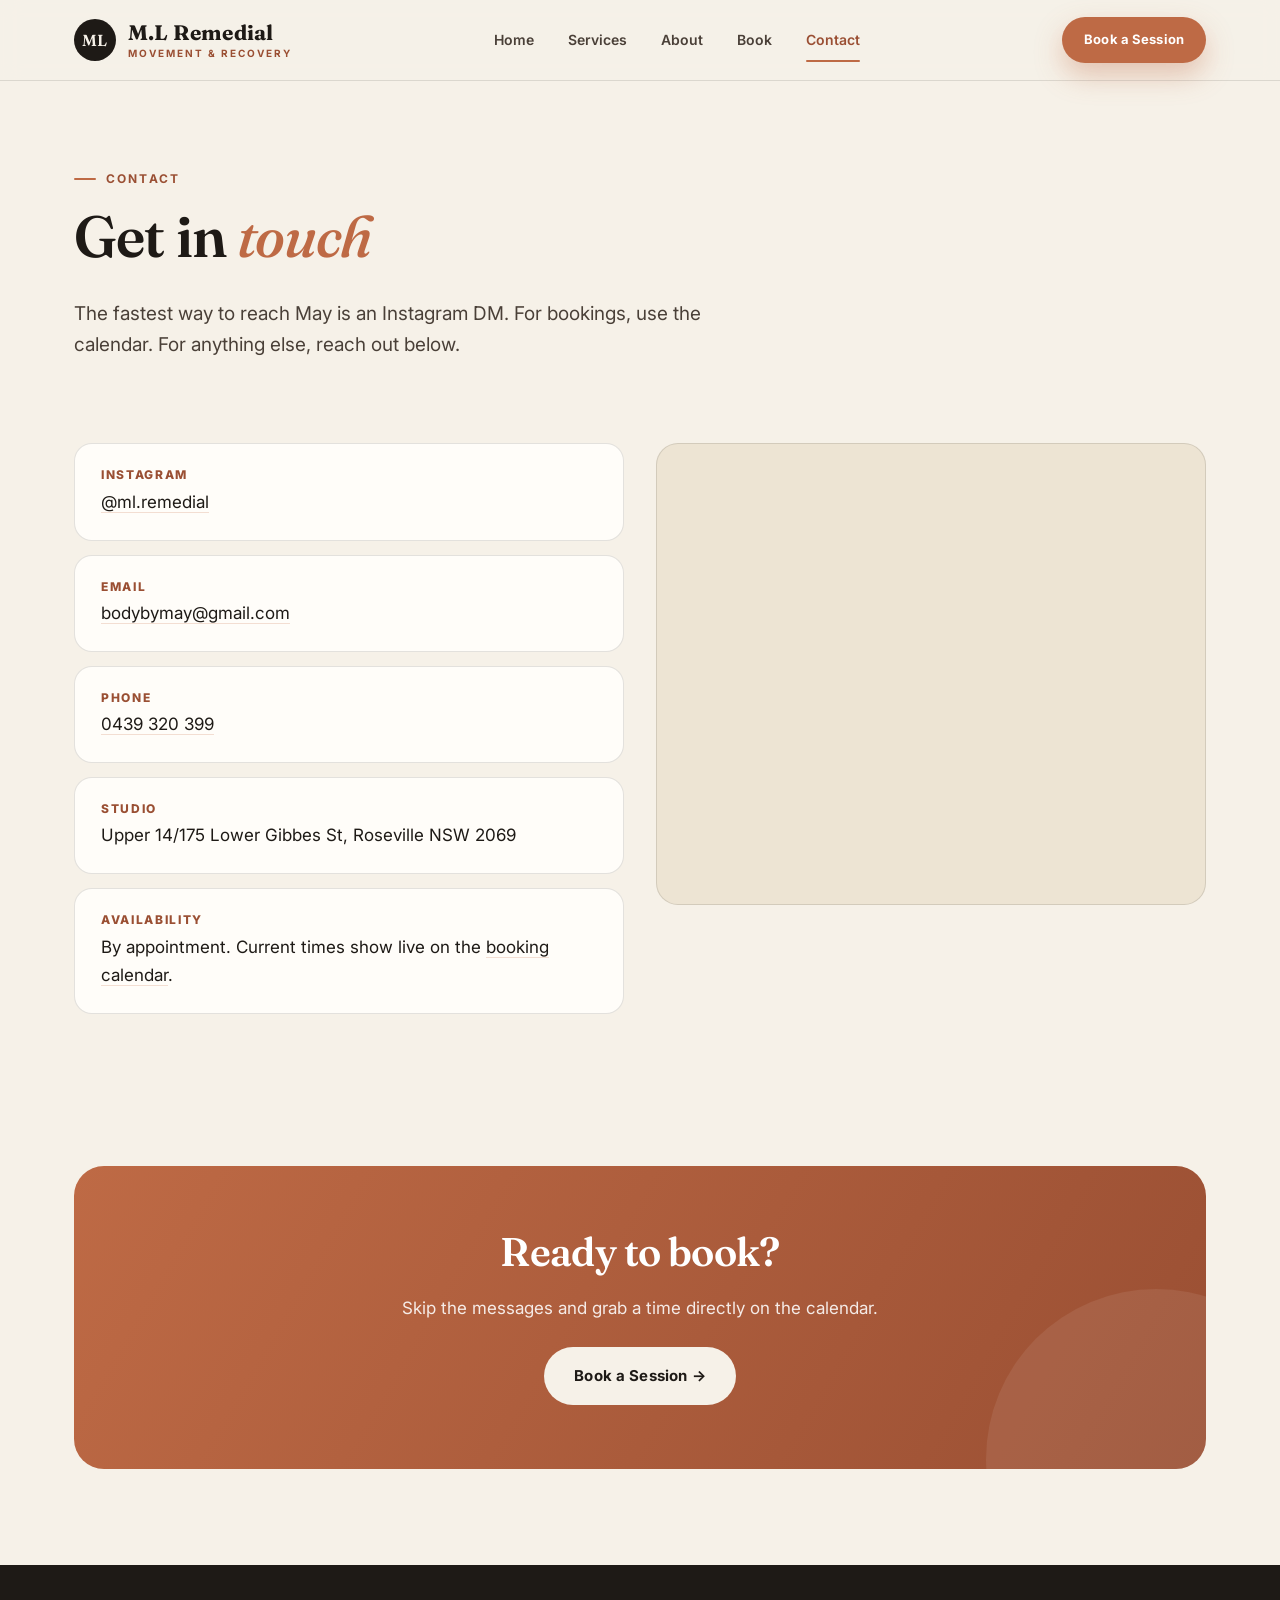
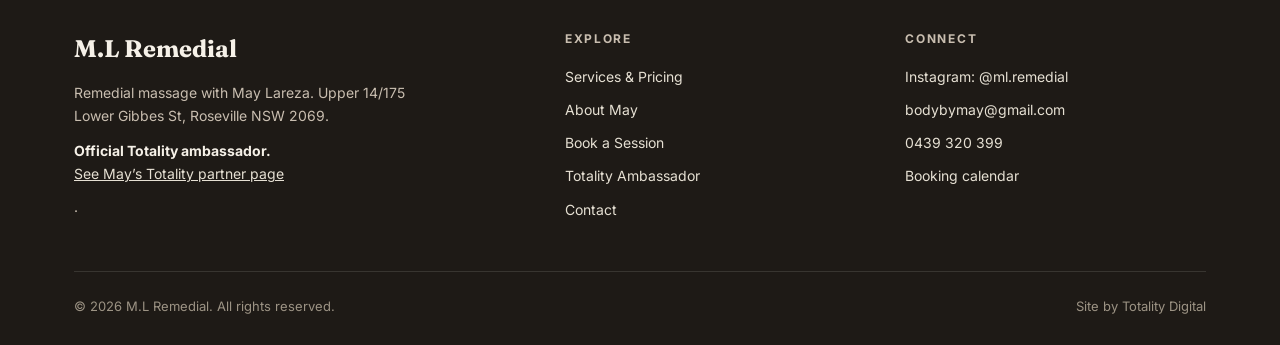
<file: contact.html>
<!DOCTYPE html>
<html lang="en">
<head>
<meta charset="UTF-8">
<meta name="viewport" content="width=device-width, initial-scale=1.0">
<title>Contact | M.L Remedial</title>
<meta name="description" content="Contact May Lareza at M.L Remedial, Upper 14/175 Lower Gibbes St, Roseville NSW 2069. Email, phone, Instagram and booking.">
<meta property="og:title" content="Contact | M.L Remedial">
<meta property="og:description" content="Contact May Lareza at M.L Remedial, Upper 14/175 Lower Gibbes St, Roseville NSW 2069. Email, phone, Instagram and booking.">
<meta property="og:image" content="https://mlremedial.com.au/images/hero-home.jpg">
<meta name="theme-color" content="#1E1A16">
<link rel="preconnect" href="https://fonts.googleapis.com">
<link rel="preconnect" href="https://fonts.gstatic.com" crossorigin>
<link href="https://fonts.googleapis.com/css2?family=Fraunces:ital,opsz,wght@0,9..144,500;0,9..144,600;0,9..144,700;1,9..144,500&family=Inter:wght@400;500;600;700;800&display=swap" rel="stylesheet">
<link rel="stylesheet" href="css/style.css">
</head>
<body>

<header class="site-header">
  <div class="container">
    <a href="index.html" class="brand" aria-label="M.L Remedial home">
      <span class="brand-monogram">ML</span>
      <span class="brand-text">
        <span class="brand-mark">M.L Remedial</span>
        <span class="brand-sub">Movement &amp; Recovery</span>
      </span>
    </a>
    <nav class="nav">
      <a href="index.html">Home</a>
      <a href="services.html">Services</a>
      <a href="about.html">About</a>
      <a href="book.html">Book</a>
      <a href="contact.html">Contact</a>
    </nav>
    <div class="nav-cta">
      <a class="btn btn--primary btn--sm" href="book.html">Book a Session</a>
    </div>
    <button class="nav-toggle" aria-label="Toggle menu"><span></span><span></span><span></span></button>
  </div>
</header>

<section class="page-hero page-hero--simple">
  <div class="container">
    <span class="eyebrow">Contact</span>
    <h1>Get in <em>touch</em></h1>
    <p class="lede">The fastest way to reach May is an Instagram DM. For bookings, use the calendar. For anything else, reach out below.</p>
  </div>
</section>

<section class="section--tight" style="padding-top:0;">
  <div class="container">
    <div class="contact-grid">
      <div class="info-list">
        <div class="info-card"><h4>Instagram</h4><p><a href="https://instagram.com/ml.remedial" target="_blank" rel="noopener">@ml.remedial</a></p></div>
        <div class="info-card"><h4>Email</h4><p><a href="mailto:bodybymay@gmail.com">bodybymay@gmail.com</a></p></div>
        <div class="info-card"><h4>Phone</h4><p><a href="tel:+61439320399">0439 320 399</a></p></div>
        <div class="info-card"><h4>Studio</h4><p>Upper 14/175 Lower Gibbes St, Roseville NSW 2069</p></div>
        <div class="info-card"><h4>Availability</h4><p>By appointment. Current times show live on the <a href="https://calendly.com/mlremedial/stretchtherapy" target="_blank" rel="noopener">booking calendar</a>.</p></div>
      </div>
      <div class="map-block">
        <iframe title="Map to M.L Remedial, Upper 14/175 Lower Gibbes St, Roseville NSW 2069" src="https://www.google.com/maps?q=175+Lower+Gibbes+St%2C+Roseville+NSW+2069&amp;output=embed" loading="lazy" referrerpolicy="no-referrer-when-downgrade" allowfullscreen></iframe>
      </div>
    </div>
  </div>
</section>

<section class="section">
  <div class="container">
    <div class="cta-band">
      <h2>Ready to book?</h2>
      <p>Skip the messages and grab a time directly on the calendar.</p>
      <a href="book.html" class="btn btn--light">Book a Session &rarr;</a>
    </div>
  </div>
</section>

<footer class="site-footer">
  <div class="container">
    <div class="footer-top">
      <div>
        <span class="footer-brand">M.L Remedial</span>
        <p>Remedial massage with May Lareza. Upper 14/175 Lower Gibbes St, Roseville NSW 2069.</p>
        <p class="footer-amb"><strong>Official Totality ambassador.</strong> <a href="https://totality360.com.au/partner/ml-remedial.html" target="_blank" rel="noopener" style="text-decoration:underline;">See May’s Totality partner page</a>.</p>
      </div>
      <div>
        <h5>Explore</h5>
        <a href="services.html">Services &amp; Pricing</a>
        <a href="about.html">About May</a>
        <a href="book.html">Book a Session</a>
        <a href="index.html#ambassador">Totality Ambassador</a>
        <a href="contact.html">Contact</a>
      </div>
      <div>
        <h5>Connect</h5>
        <a href="https://instagram.com/ml.remedial" target="_blank" rel="noopener">Instagram: @ml.remedial</a>
        <a href="mailto:bodybymay@gmail.com">bodybymay@gmail.com</a>
        <a href="tel:+61439320399">0439 320 399</a>
        <a href="https://calendly.com/mlremedial/stretchtherapy" target="_blank" rel="noopener">Booking calendar</a>
      </div>
    </div>
    <div class="footer-bottom">
      <span>&copy; <span class="js-year">2026</span> M.L Remedial. All rights reserved.</span>
      <span>Site by Totality Digital</span>
    </div>
  </div>
</footer>

<div class="toast" role="status" aria-live="polite"></div>
<script src="js/main.js"></script>
</body>
</html>
</file>
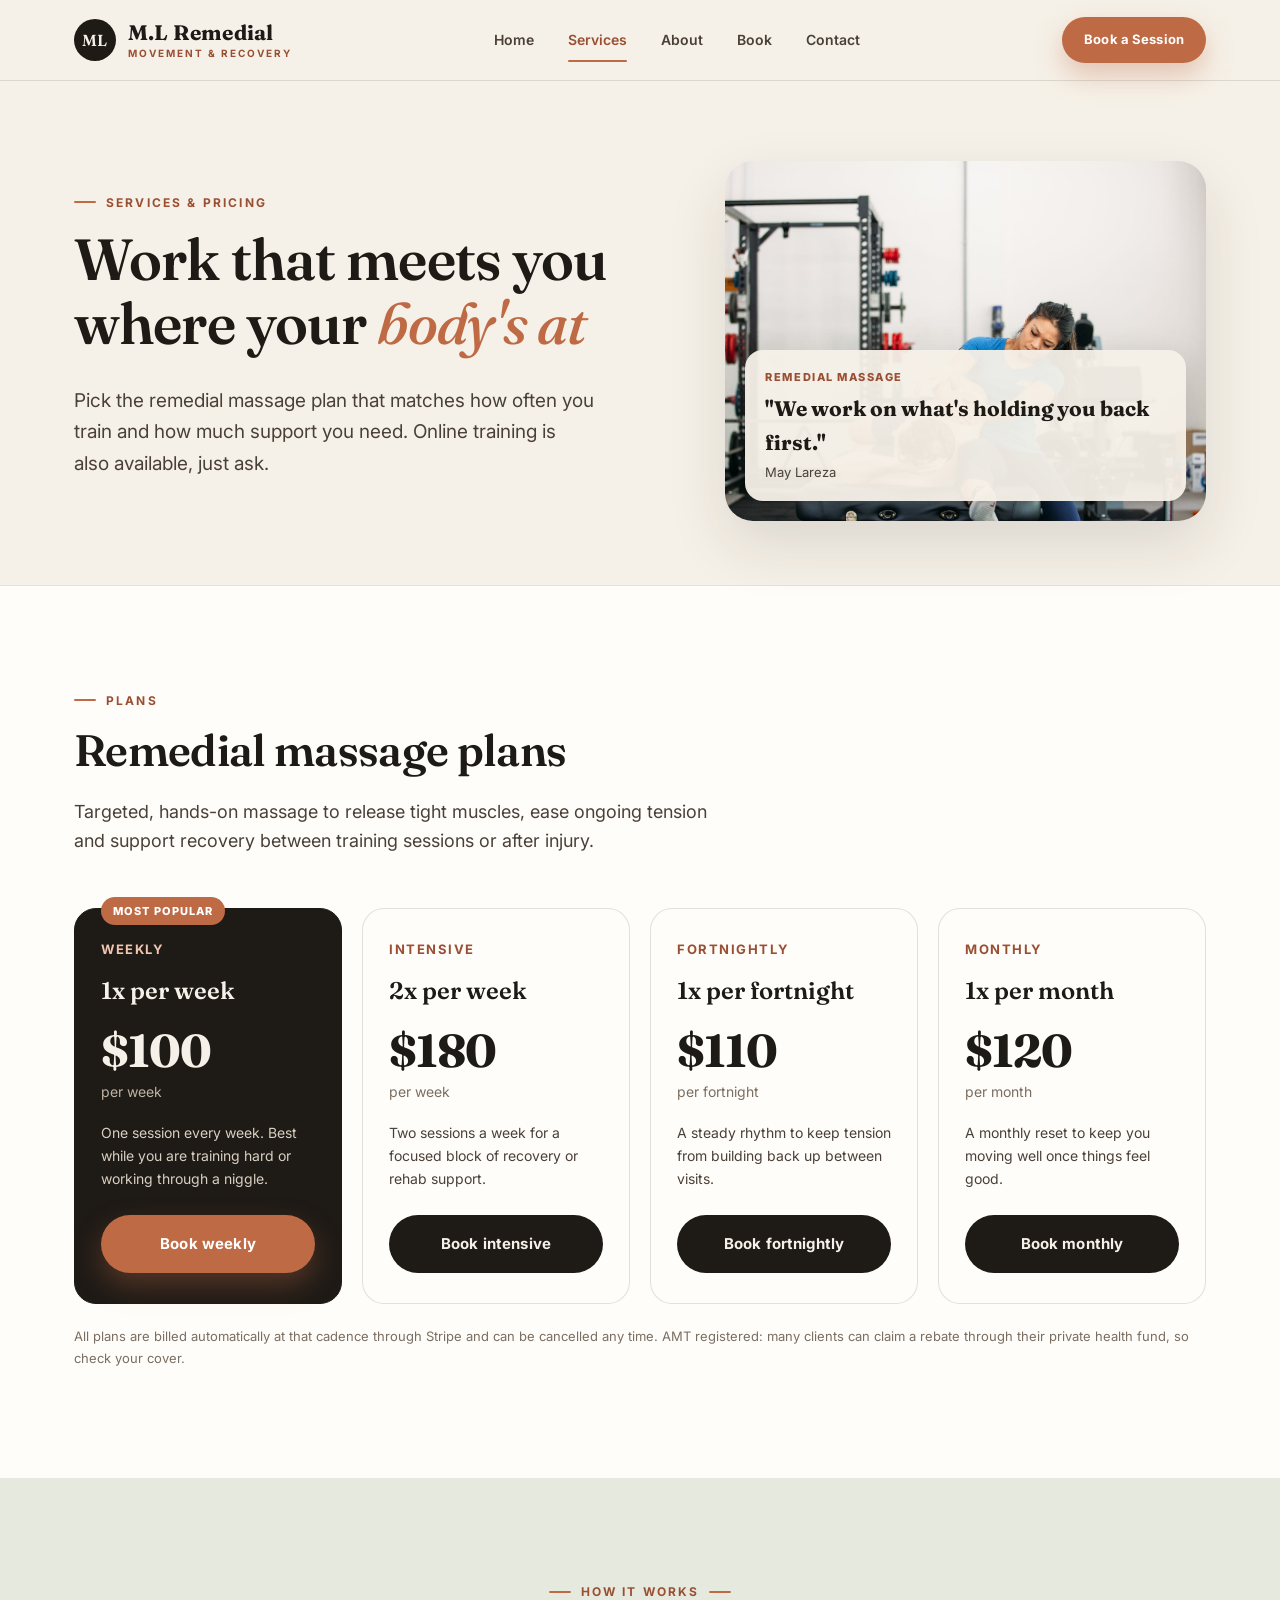
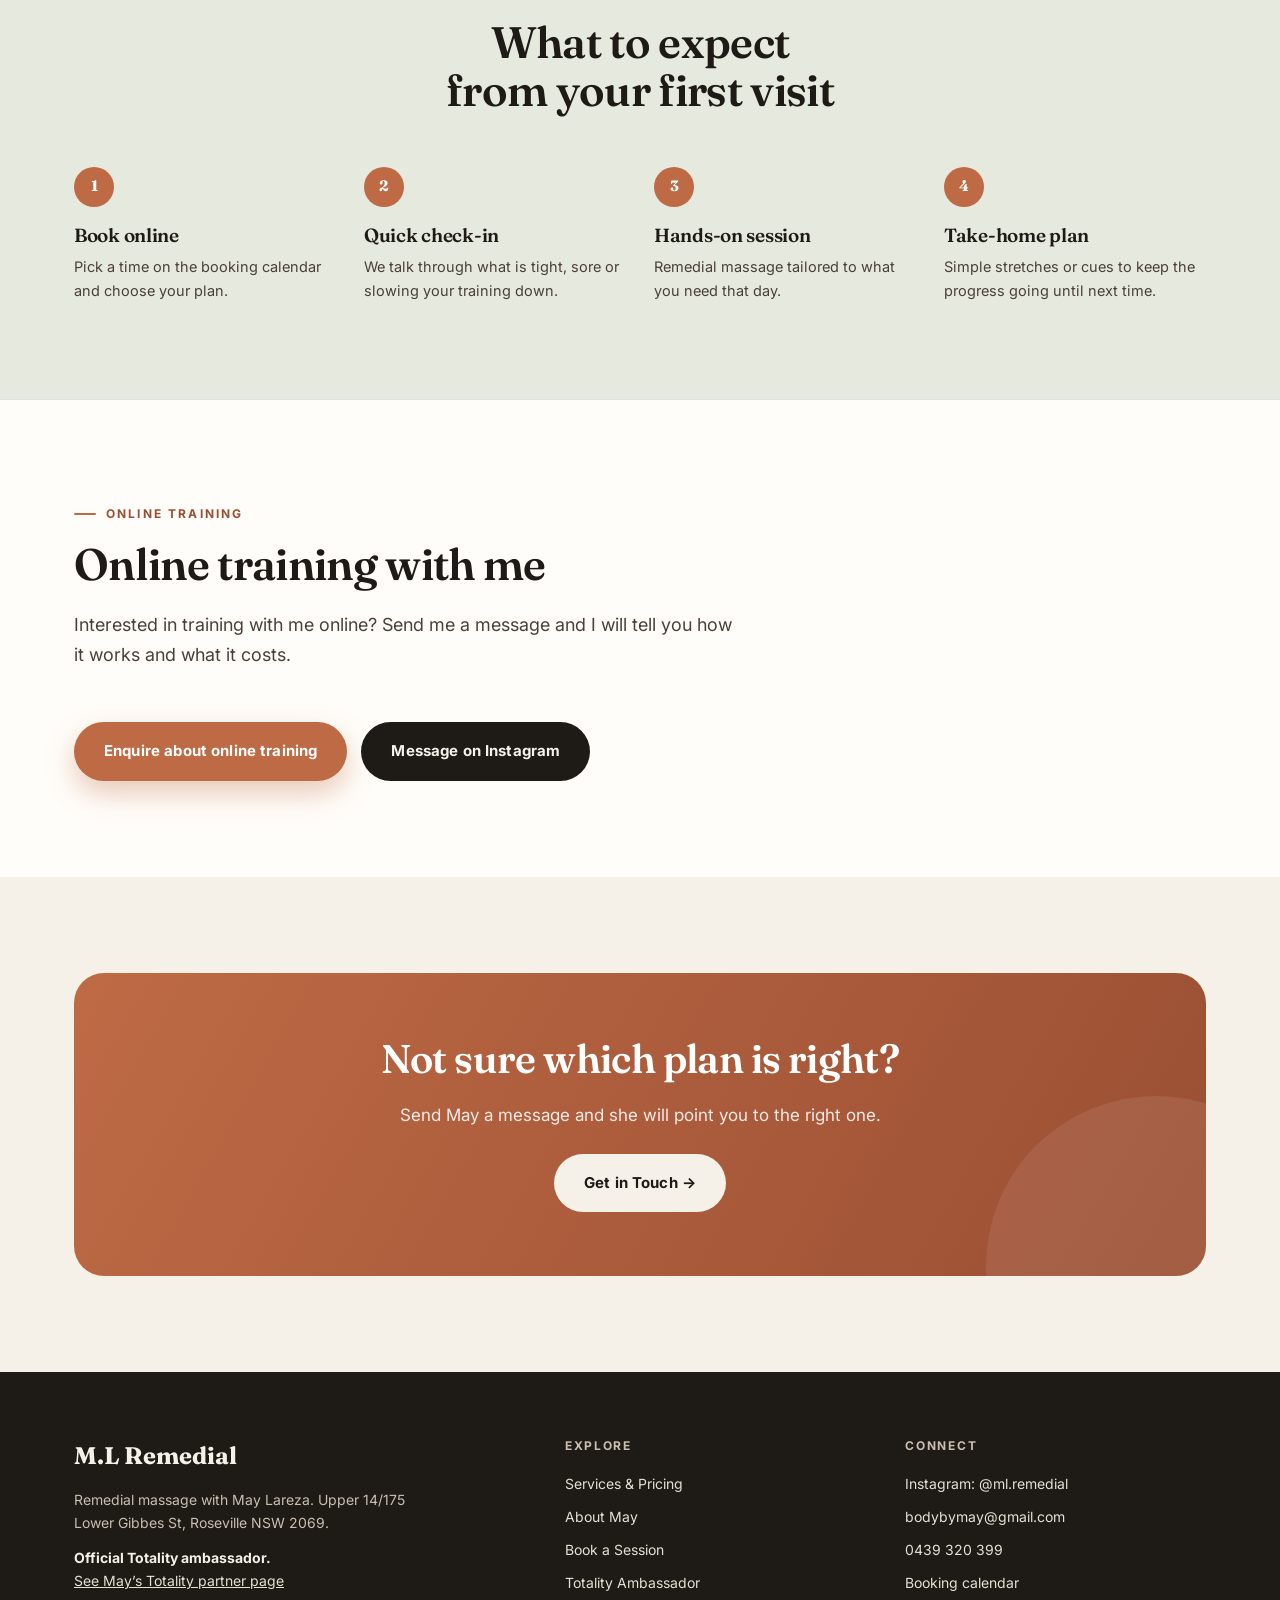
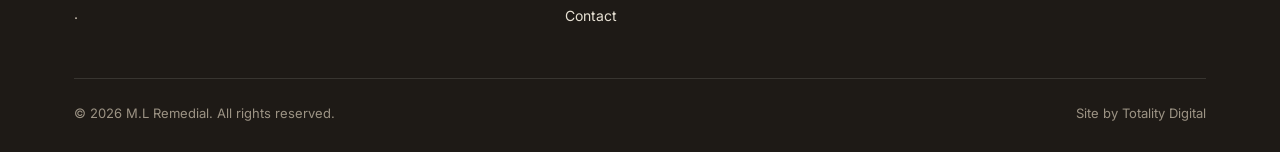
<file: services.html>
<!DOCTYPE html>
<html lang="en">
<head>
<meta charset="UTF-8">
<meta name="viewport" content="width=device-width, initial-scale=1.0">
<title>Services & Pricing | M.L Remedial</title>
<meta name="description" content="Remedial massage with May Lareza in Roseville NSW. Weekly, twice weekly, fortnightly and monthly plans from $100. Online training available on enquiry.">
<meta property="og:title" content="Services & Pricing | M.L Remedial">
<meta property="og:description" content="Remedial massage with May Lareza in Roseville NSW. Weekly, twice weekly, fortnightly and monthly plans from $100. Online training available on enquiry.">
<meta property="og:image" content="https://mlremedial.com.au/images/hero-home.jpg">
<meta name="theme-color" content="#1E1A16">
<link rel="preconnect" href="https://fonts.googleapis.com">
<link rel="preconnect" href="https://fonts.gstatic.com" crossorigin>
<link href="https://fonts.googleapis.com/css2?family=Fraunces:ital,opsz,wght@0,9..144,500;0,9..144,600;0,9..144,700;1,9..144,500&family=Inter:wght@400;500;600;700;800&display=swap" rel="stylesheet">
<link rel="stylesheet" href="css/style.css">
</head>
<body>

<header class="site-header">
  <div class="container">
    <a href="index.html" class="brand" aria-label="M.L Remedial home">
      <span class="brand-monogram">ML</span>
      <span class="brand-text">
        <span class="brand-mark">M.L Remedial</span>
        <span class="brand-sub">Movement &amp; Recovery</span>
      </span>
    </a>
    <nav class="nav">
      <a href="index.html">Home</a>
      <a href="services.html">Services</a>
      <a href="about.html">About</a>
      <a href="book.html">Book</a>
      <a href="contact.html">Contact</a>
    </nav>
    <div class="nav-cta">
      <a class="btn btn--primary btn--sm" href="book.html">Book a Session</a>
    </div>
    <button class="nav-toggle" aria-label="Toggle menu"><span></span><span></span><span></span></button>
  </div>
</header>

<section class="page-hero">
  <div class="container">
    <div>
      <span class="eyebrow">Services &amp; pricing</span>
      <h1>Work that meets you where your <em>body's at</em></h1>
      <p class="lede">Pick the remedial massage plan that matches how often you train and how much support you need. Online training is also available, just ask.</p>
    </div>
    <div class="photo-frame photo-frame--service">
      <div class="photo-badge">
        <div class="pb-eyebrow">Remedial massage</div>
        <div class="pb-title">"We work on what's holding you back first."</div>
        <div class="pb-sub">May Lareza</div>
      </div>
    </div>
  </div>
</section>

<section class="section section--paper section--line-top">
  <div class="container">
    <div class="section-head">
      <span class="eyebrow">Plans</span>
      <h2>Remedial massage plans</h2>
      <p class="lede">Targeted, hands-on massage to release tight muscles, ease ongoing tension and support recovery between training sessions or after injury.</p>
    </div>
    <div class="pricing">
      <div class="price-card featured">
        <span class="pc-tag">Most popular</span>
        <span class="pc-name">Weekly</span>
        <div class="pc-freq">1x per week</div>
        <div class="pc-price">$100</div>
        <div class="pc-per">per week</div>
        <p class="pc-note">One session every week. Best while you are training hard or working through a niggle.</p>
        <a href="book.html" class="btn btn--primary btn--block">Book weekly</a>
      </div>
      <div class="price-card">
        
        <span class="pc-name">Intensive</span>
        <div class="pc-freq">2x per week</div>
        <div class="pc-price">$180</div>
        <div class="pc-per">per week</div>
        <p class="pc-note">Two sessions a week for a focused block of recovery or rehab support.</p>
        <a href="book.html" class="btn btn--dark btn--block">Book intensive</a>
      </div>
      <div class="price-card">
        
        <span class="pc-name">Fortnightly</span>
        <div class="pc-freq">1x per fortnight</div>
        <div class="pc-price">$110</div>
        <div class="pc-per">per fortnight</div>
        <p class="pc-note">A steady rhythm to keep tension from building back up between visits.</p>
        <a href="book.html" class="btn btn--dark btn--block">Book fortnightly</a>
      </div>
      <div class="price-card">
        
        <span class="pc-name">Monthly</span>
        <div class="pc-freq">1x per month</div>
        <div class="pc-price">$120</div>
        <div class="pc-per">per month</div>
        <p class="pc-note">A monthly reset to keep you moving well once things feel good.</p>
        <a href="book.html" class="btn btn--dark btn--block">Book monthly</a>
      </div>
    </div>
    <p class="fine">All plans are billed automatically at that cadence through Stripe and can be cancelled any time. AMT registered: many clients can claim a rebate through their private health fund, so check your cover.</p>
  </div>
</section>

<section class="section section--sage">
  <div class="container">
    <div class="section-head center">
      <span class="eyebrow">How it works</span>
      <h2>What to expect from your first visit</h2>
    </div>
    <div class="steps">
      <div class="step"><div class="num">1</div><h4>Book online</h4><p>Pick a time on the booking calendar and choose your plan.</p></div>
      <div class="step"><div class="num">2</div><h4>Quick check-in</h4><p>We talk through what is tight, sore or slowing your training down.</p></div>
      <div class="step"><div class="num">3</div><h4>Hands-on session</h4><p>Remedial massage tailored to what you need that day.</p></div>
      <div class="step"><div class="num">4</div><h4>Take-home plan</h4><p>Simple stretches or cues to keep the progress going until next time.</p></div>
    </div>
  </div>
</section>

<section class="section section--paper section--line-top" id="online-training">
  <div class="container">
    <div class="section-head">
      <span class="eyebrow">Online training</span>
      <h2>Online training with me</h2>
      <p class="lede">Interested in training with me online? Send me a message and I will tell you how it works and what it costs.</p>
    </div>
    <div class="hero-actions">
      <a href="mailto:bodybymay@gmail.com?subject=Online%20training%20enquiry" class="btn btn--primary">Enquire about online training</a>
      <a href="https://instagram.com/ml.remedial" target="_blank" rel="noopener" class="btn btn--dark">Message on Instagram</a>
    </div>
  </div>
</section>

<section class="section">
  <div class="container">
    <div class="cta-band">
      <h2>Not sure which plan is right?</h2>
      <p>Send May a message and she will point you to the right one.</p>
      <a href="contact.html" class="btn btn--light">Get in Touch &rarr;</a>
    </div>
  </div>
</section>

<footer class="site-footer">
  <div class="container">
    <div class="footer-top">
      <div>
        <span class="footer-brand">M.L Remedial</span>
        <p>Remedial massage with May Lareza. Upper 14/175 Lower Gibbes St, Roseville NSW 2069.</p>
        <p class="footer-amb"><strong>Official Totality ambassador.</strong> <a href="https://totality360.com.au/partner/ml-remedial.html" target="_blank" rel="noopener" style="text-decoration:underline;">See May’s Totality partner page</a>.</p>
      </div>
      <div>
        <h5>Explore</h5>
        <a href="services.html">Services &amp; Pricing</a>
        <a href="about.html">About May</a>
        <a href="book.html">Book a Session</a>
        <a href="index.html#ambassador">Totality Ambassador</a>
        <a href="contact.html">Contact</a>
      </div>
      <div>
        <h5>Connect</h5>
        <a href="https://instagram.com/ml.remedial" target="_blank" rel="noopener">Instagram: @ml.remedial</a>
        <a href="mailto:bodybymay@gmail.com">bodybymay@gmail.com</a>
        <a href="tel:+61439320399">0439 320 399</a>
        <a href="https://calendly.com/mlremedial/stretchtherapy" target="_blank" rel="noopener">Booking calendar</a>
      </div>
    </div>
    <div class="footer-bottom">
      <span>&copy; <span class="js-year">2026</span> M.L Remedial. All rights reserved.</span>
      <span>Site by Totality Digital</span>
    </div>
  </div>
</footer>

<div class="toast" role="status" aria-live="polite"></div>
<script src="js/main.js"></script>
</body>
</html>
</file>
<file: css/style.css>
/* ============================================
   M.L Remedial: shared stylesheet (Oct 2026 overhaul)
   Palette: cream / charcoal / terracotta / sage
   ============================================ */

:root{
  --cream:      #F6F1E8;
  --cream-2:    #EDE4D3;
  --paper:      #FFFDF9;
  --charcoal:   #1E1A16;
  --charcoal-2: #4A4038;
  --muted:      #7A6E62;
  --terracotta: #BE6A45;
  --terracotta-dark: #9A4F33;
  --terracotta-soft: #F3DED2;
  --sage:       #6F7F66;
  --sage-2:     #E6E9DD;
  --line:       rgba(30,26,22,0.12);
  --max: 1180px;
  --radius: 22px;
  --shadow: 0 24px 60px rgba(30,26,22,0.12);
}

*{ box-sizing: border-box; }
html{ scroll-behavior: smooth; }
body{
  margin:0;
  background: var(--cream);
  color: var(--charcoal);
  font-family: 'Inter', Arial, Helvetica, sans-serif;
  font-size: 16px;
  line-height: 1.65;
  -webkit-font-smoothing: antialiased;
}
img{ max-width:100%; display:block; }
a{ color: inherit; text-decoration: none; }
h1,h2,h3,h4{
  font-family: 'Fraunces', Georgia, 'Times New Roman', serif;
  font-weight: 600;
  line-height: 1.1;
  margin: 0 0 0.5em;
  letter-spacing: -0.015em;
  text-wrap: balance;
}
h1 em, h2 em{ font-style: italic; font-weight: 500; color: var(--terracotta); }
p{ margin: 0 0 1em; }
.container{ max-width: var(--max); margin: 0 auto; padding: 0 24px; }

.eyebrow{
  display:inline-flex; align-items:center; gap:10px;
  font-size: 12px; font-weight: 700; letter-spacing: 0.18em; text-transform: uppercase;
  color: var(--terracotta-dark); margin-bottom: 16px;
}
.eyebrow::before{ content:""; width:22px; height:2px; background: var(--terracotta); border-radius:2px; }
.eyebrow.light{ color:#F0C6AF; }
.eyebrow.light::before{ background:#F0C6AF; }

.section{ padding: 96px 0; }
.section--tight{ padding: 56px 0; }
.section--paper{ background: var(--paper); }
.section--sage{ background: var(--sage-2); }
.section--dark{ background: var(--charcoal); color: var(--cream); }
.section--line-top{ border-top: 1px solid var(--line); }

.section-head{ max-width: 660px; margin: 0 0 52px; }
.section-head.center{ margin-left:auto; margin-right:auto; text-align:center; }
.section-head.center .eyebrow::after{ content:""; width:22px; height:2px; background: var(--terracotta); border-radius:2px; }
.section-head h2{ font-size: 44px; }
.section-head .lede{ color: var(--charcoal-2); font-size: 18px; }
.section--dark .section-head .lede{ color: #CFC4B6; }

/* Buttons */
.btn{
  display:inline-flex; align-items:center; justify-content:center; gap:10px;
  padding: 15px 28px; border-radius: 999px;
  font-weight: 700; font-size: 15px; letter-spacing: 0.01em;
  border: 2px solid transparent; cursor: pointer; font-family: inherit;
  transition: transform .15s ease, box-shadow .15s ease, background .15s ease, color .15s ease, border-color .15s ease;
}
.btn:hover{ transform: translateY(-2px); }
.btn--primary{ background: var(--terracotta); color: #fff; box-shadow: 0 12px 28px rgba(190,106,69,0.35); }
.btn--primary:hover{ background: var(--terracotta-dark); }
.btn--dark{ background: var(--charcoal); color: var(--cream); }
.btn--dark:hover{ background: #000; }
.btn--outline{ background: transparent; border-color: currentColor; }
.btn--light{ background: var(--cream); color: var(--charcoal); }
.btn--ghost-light{ background: rgba(255,255,255,0.08); color:#fff; border-color: rgba(255,255,255,0.4); }
.btn--ghost-light:hover{ background: rgba(255,255,255,0.16); }
.btn--block{ width:100%; }
.btn--sm{ padding: 10px 20px; font-size: 13px; }

/* Header / nav */
.site-header{
  position: sticky; top:0; z-index: 100;
  background: rgba(246,241,232,0.9);
  backdrop-filter: blur(10px); -webkit-backdrop-filter: blur(10px);
  border-bottom: 1px solid var(--line);
}
.site-header .container{ display:flex; align-items:center; justify-content:space-between; height: 80px; }
.brand{ display:flex; align-items:center; gap:12px; line-height:1; }
.brand .brand-monogram{
  width:42px; height:42px; border-radius:50%;
  background: var(--charcoal); color: var(--cream);
  display:flex; align-items:center; justify-content:center;
  font-family:'Fraunces', serif; font-weight:600; font-size:16px; letter-spacing:0.02em;
}
.brand .brand-text{ display:flex; flex-direction:column; }
.brand .brand-mark{ font-family:'Fraunces', serif; font-weight:700; font-size:21px; letter-spacing:0.01em; }
.brand .brand-sub{ font-size: 10px; letter-spacing:0.2em; text-transform:uppercase; color: var(--terracotta-dark); margin-top:5px; font-weight:700; }

.nav{ display:flex; align-items:center; gap:34px; }
.nav a{ font-size: 14px; font-weight:600; color: var(--charcoal-2); position:relative; padding: 4px 0; }
.nav a.active, .nav a:hover{ color: var(--terracotta-dark); }
.nav a.active::after{ content:""; position:absolute; left:0; right:0; bottom:-6px; height:2px; background: var(--terracotta); border-radius:2px; }
.nav-cta{ display:flex; align-items:center; gap:14px; }
.nav-toggle{ display:none; background:none; border:none; cursor:pointer; padding:8px; }
.nav-toggle span{ display:block; width:24px; height:2px; background: var(--charcoal); margin: 5px 0; border-radius:2px; }

/* Home hero: full-bleed photo */
.hero-full{
  position:relative; min-height: 640px;
  display:flex; align-items:flex-end;
  background: var(--charcoal) url('../images/hero-home.jpg') 28% center / cover no-repeat;
  color:#fff; overflow:hidden;
}
.hero-full::before{
  content:""; position:absolute; inset:0;
  background:
    linear-gradient(90deg, rgba(20,17,14,0) 30%, rgba(20,17,14,0.55) 62%, rgba(20,17,14,0.85) 100%),
    linear-gradient(180deg, rgba(20,17,14,0) 55%, rgba(20,17,14,0.6) 100%);
}
.hero-full .container{ position:relative; z-index:2; width:100%; display:flex; justify-content:flex-end; padding-top: 96px; padding-bottom: 88px; }
.hero-full .hero-copy{ max-width: 520px; }
.hero-full h1{ font-size: 64px; color:#fff; }
.hero-full h1 em{ color:#F0C6AF; }
.hero-full .lede{ font-size: 19px; color: rgba(255,255,255,0.86); }
.hero-actions{ display:flex; gap:14px; flex-wrap:wrap; margin-top: 30px; }

/* Trust strip */
.trust{ background: var(--charcoal); color: var(--cream); }
.trust .container{ display:grid; grid-template-columns: repeat(4,1fr); }
.trust-item{ padding: 26px 22px; border-left: 1px solid rgba(246,241,232,0.12); }
.trust-item:first-child{ border-left:none; padding-left:0; }
.trust-item strong{ display:block; font-family:'Fraunces',serif; font-size:18px; font-weight:600; margin-bottom:4px; }
.trust-item span{ font-size:13px; color:#BFB4A6; line-height:1.5; display:block; }

/* Page hero (inner pages) */
.page-hero{ padding: 80px 0 64px; }
.page-hero .container{ display:grid; grid-template-columns: 1.1fr 0.9fr; gap: 64px; align-items:center; }
.page-hero h1{ font-size: 58px; }
.page-hero .lede{ font-size: 19px; color: var(--charcoal-2); max-width: 520px; }
.page-hero--simple .container{ display:block; max-width: var(--max); }
.page-hero--simple .lede{ max-width: 640px; }
.photo-frame{
  position:relative; border-radius: 28px; overflow:hidden; box-shadow: var(--shadow);
  aspect-ratio: 4/5; background: var(--cream-2) center / cover no-repeat;
}
.photo-frame--about{ background-image: url('../images/hero-about.jpg'); background-position: center 18%; }
.photo-frame--service{ background-image: url('../images/service-massage.jpg'); background-position: 64% center; aspect-ratio: 4/3; }
.photo-badge{
  position:absolute; left:20px; right:20px; bottom:20px;
  background: rgba(246,241,232,0.95); border-radius: 18px; padding: 18px 20px;
  box-shadow: 0 16px 40px rgba(0,0,0,0.18);
}
.photo-badge .pb-eyebrow{ font-size:11px; font-weight:800; letter-spacing:0.14em; text-transform:uppercase; color:var(--terracotta-dark); }
.photo-badge .pb-title{ font-family:'Fraunces',serif; font-size:21px; font-weight:700; margin: 5px 0 2px; color: var(--charcoal); }
.photo-badge .pb-sub{ font-size:13px; color: var(--charcoal-2); }

/* Split intro (home) */
.split{ display:grid; grid-template-columns: 0.9fr 1.1fr; gap: 72px; align-items:center; }
.split .photo-frame{ aspect-ratio: 5/6; }
.split h2{ font-size: 44px; }
.split .lede{ font-size: 18px; color: var(--charcoal-2); }

/* Cards */
.grid-3{ display:grid; grid-template-columns: repeat(3, 1fr); gap: 24px; }
.grid-2{ display:grid; grid-template-columns: repeat(2, 1fr); gap: 24px; }
.card{
  background: var(--paper); border: 1px solid var(--line); border-radius: var(--radius);
  padding: 34px 30px; position:relative;
}
.card .card-num{ font-family:'Fraunces',serif; font-size: 15px; font-weight:600; color: var(--terracotta); margin-bottom: 22px; display:block; }
.card h3{ font-size: 23px; }
.card p{ color: var(--charcoal-2); font-size: 15px; margin-bottom: 0; }

/* Checklist */
.checks{ list-style:none; padding:0; margin: 24px 0 0; display:grid; gap:12px; }
.checks li{ display:flex; gap:12px; align-items:flex-start; font-size:15.5px; color: var(--charcoal-2); }
.checks li::before{
  content:""; flex:0 0 22px; height:22px; border-radius:50%; margin-top:2px;
  background: var(--sage) url("data:image/svg+xml,%3Csvg xmlns='http://www.w3.org/2000/svg' viewBox='0 0 24 24' fill='none' stroke='white' stroke-width='3' stroke-linecap='round' stroke-linejoin='round'%3E%3Cpolyline points='20 6 9 17 4 12'/%3E%3C/svg%3E") center / 13px no-repeat;
}

/* Pricing */
.pricing{ display:grid; grid-template-columns: repeat(4, 1fr); gap: 20px; }
.price-card{
  background: var(--paper); border:1px solid var(--line); border-radius: var(--radius);
  padding: 30px 26px; display:flex; flex-direction:column; position:relative;
}
.price-card.featured{ background: var(--charcoal); color: var(--cream); border-color: var(--charcoal); }
.price-card .pc-tag{
  position:absolute; top:-12px; left:26px;
  background: var(--terracotta); color:#fff; font-size:11px; font-weight:800; letter-spacing:0.1em; text-transform:uppercase;
  padding: 5px 12px; border-radius:999px;
}
.price-card .pc-name{ font-size:13px; font-weight:700; letter-spacing:0.12em; text-transform:uppercase; color: var(--terracotta-dark); }
.price-card.featured .pc-name{ color:#F0C6AF; }
.price-card .pc-freq{ font-family:'Fraunces',serif; font-size:24px; font-weight:600; margin: 10px 0 18px; }
.price-card .pc-price{ font-family:'Fraunces',serif; font-size:46px; font-weight:700; line-height:1; letter-spacing:-0.02em; }
.price-card .pc-per{ font-size:14px; color: var(--muted); margin-top:6px; }
.price-card.featured .pc-per{ color:#BFB4A6; }
.price-card .pc-note{ font-size:14px; color: var(--charcoal-2); margin: 18px 0 24px; flex-grow:1; }
.price-card.featured .pc-note{ color:#D9CFC2; }
.fine{ font-size:13px; color: var(--muted); margin-top: 22px; }

/* Steps */
.steps{ display:grid; grid-template-columns: repeat(4,1fr); gap: 28px; }
.step .num{
  font-family:'Fraunces',serif; font-size:15px; font-weight:700;
  width:40px; height:40px; border-radius:50%; background: var(--terracotta); color:#fff;
  display:flex; align-items:center; justify-content:center; margin-bottom: 18px;
}
.step h4{ font-size: 19px; }
.step p{ font-size: 14.5px; color: var(--charcoal-2); margin:0; }

/* Testimonial */
.testimonial{ max-width: 860px; margin: 0 auto; text-align:center; }
.testimonial .quote-mark{ font-family:'Fraunces',serif; font-size: 96px; line-height:0.5; color: var(--terracotta); display:block; margin-bottom: 18px; }
.testimonial blockquote{ margin:0 0 22px; font-family:'Fraunces',serif; font-size: 29px; font-weight:500; line-height:1.4; }
.testimonial cite{ font-style:normal; font-size: 13px; font-weight:700; letter-spacing:0.14em; text-transform:uppercase; color: var(--muted); }

/* Certifications */
.certs-grid{ display:grid; grid-template-columns: repeat(2, 1fr); gap: 18px; }
.cert-item{ background: var(--paper); border: 1px solid var(--line); border-radius: 18px; padding: 24px 26px; display:flex; gap:18px; }
.cert-item .cert-year{ font-family:'Fraunces',serif; font-size:15px; font-weight:700; color: var(--terracotta); min-width: 44px; }
.cert-item h4{ font-size: 17px; margin: 0 0 6px; }
.cert-item p{ font-size: 13.5px; color: var(--charcoal-2); margin: 0; line-height:1.55; }

/* Ambassador */
.ambassador{ background: var(--charcoal); color: var(--cream); position:relative; overflow:hidden; }
.ambassador::before{
  content:""; position:absolute; width:520px; height:520px; right:-160px; top:-200px; border-radius:50%;
  background: radial-gradient(circle, rgba(190,106,69,0.35), transparent 65%);
}
.ambassador .container{ position:relative; }
.amb-head{ display:grid; grid-template-columns: 1fr auto; gap: 40px; align-items:end; margin-bottom: 44px; }
.amb-head h2{ font-size: 44px; color:#fff; margin:0; }
.amb-head p{ color:#CFC4B6; max-width: 520px; margin: 14px 0 0; font-size:17px; }
.amb-badge{
  display:inline-flex; align-items:center; gap:10px; white-space:nowrap;
  border:1px solid rgba(246,241,232,0.25); border-radius:999px; padding: 10px 18px;
  font-size:13px; font-weight:700; letter-spacing:0.08em; text-transform:uppercase; color:#F0C6AF;
}
.amb-badge::before{ content:""; width:8px; height:8px; border-radius:50%; background: var(--terracotta); }
.amb-grid{ display:grid; grid-template-columns: repeat(2,1fr); gap: 22px; }
.amb-card{
  background: rgba(246,241,232,0.05); border:1px solid rgba(246,241,232,0.14); border-radius: var(--radius);
  padding: 32px; display:flex; flex-direction:column;
}
.amb-card .amb-app{ display:flex; align-items:center; gap:12px; margin-bottom: 14px; }
.amb-card .amb-dot{ width:12px; height:12px; border-radius:50%; }
.amb-card .amb-dot.totality{ background:#ED8008; }
.amb-card .amb-dot.nutrition{ background:#3B8FD0; }
.amb-card .amb-dot.training{ background:#D92B2B; }
.amb-grid--3{ grid-template-columns: repeat(3,1fr); }
.amb-card h3{ font-size: 26px; color:#fff; margin:0; }
.amb-card p{ color:#CFC4B6; font-size:15px; flex-grow:1; }
.code-box{
  display:flex; align-items:center; justify-content:space-between; gap:12px;
  background: var(--cream); color: var(--charcoal); border-radius: 14px; padding: 12px 12px 12px 18px; margin: 8px 0 18px;
}
.code-box .code-label{ font-size:11px; font-weight:800; letter-spacing:0.14em; text-transform:uppercase; color: var(--muted); display:block; }
.code-box .code{ font-family:'Fraunces',serif; font-size:24px; font-weight:700; letter-spacing:0.06em; user-select:all; word-break:break-all; }
.copy-btn{
  background: var(--charcoal); color: var(--cream); border:none; border-radius:999px; cursor:pointer;
  font-family:inherit; font-size:13px; font-weight:700; padding: 10px 16px; white-space:nowrap;
}
.copy-btn:hover{ background:#000; }
.amb-card .btn{ align-self:flex-start; }
.amb-fine{ font-size:12.5px; color:#9C9384; margin-top: 26px; }

/* Footer ambassador line */
.footer-amb{ font-size:13px; color:#C9BEB0; }
.footer-amb strong{ color: var(--cream); }

/* Booking */
.book-options{ display:grid; grid-template-columns: 1fr 1fr; gap: 24px; }
.book-card{ background: var(--paper); border:1px solid var(--line); border-radius: var(--radius); padding: 36px; display:flex; flex-direction:column; }
.book-card .step-label{ font-size:12px; font-weight:800; letter-spacing:0.14em; text-transform:uppercase; color: var(--terracotta-dark); margin-bottom:12px; }
.book-card h3{ font-size:26px; }
.book-card p{ color: var(--charcoal-2); }
.plan-links{ display:grid; gap:10px; margin-top: 6px; }
.plan-link{
  display:flex; justify-content:space-between; align-items:center; gap:12px;
  border:1px solid var(--line); border-radius: 14px; padding: 16px 18px; background: var(--cream);
  font-weight:600; font-size:15px; transition: border-color .15s ease, background .15s ease;
}
.plan-link:hover{ border-color: var(--terracotta); background: var(--terracotta-soft); }
.plan-link .pl-price{ font-family:'Fraunces',serif; font-weight:700; font-size:18px; white-space:nowrap; }

/* FAQ */
.faq{ max-width: 780px; margin: 0 auto; }
.faq details{ border-bottom:1px solid var(--line); padding: 4px 0; }
.faq details:first-child{ border-top:1px solid var(--line); }
.faq summary{
  cursor:pointer; list-style:none; padding: 20px 40px 20px 0; position:relative;
  font-family:'Fraunces',serif; font-size:19px; font-weight:600;
}
.faq summary::-webkit-details-marker{ display:none; }
.faq summary::after{ content:"+"; position:absolute; right:4px; top:16px; font-size:26px; font-weight:400; color: var(--terracotta); transition: transform .2s ease; }
.faq details[open] summary::after{ transform: rotate(45deg); }
.faq details p{ color: var(--charcoal-2); margin: 0 0 20px; font-size:15.5px; }

/* Contact */
.contact-grid{ display:grid; grid-template-columns: 1fr 1fr; gap: 32px; align-items:start; }
.info-list{ display:grid; gap:14px; }
.info-card{ background: var(--paper); border:1px solid var(--line); border-radius:18px; padding: 24px 26px; }
.info-card h4{ font-family:'Inter',sans-serif; font-size: 12px; font-weight:800; text-transform:uppercase; letter-spacing:0.14em; color: var(--terracotta-dark); margin-bottom:6px; }
.info-card p{ margin:0; font-size: 17px; }
.info-card a{ border-bottom: 1px solid var(--terracotta-soft); }
.info-card a:hover{ color: var(--terracotta-dark); }
.map-block{ border-radius: var(--radius); overflow:hidden; border:1px solid var(--line); background: var(--cream-2); }
.map-block iframe{ display:block; width:100%; height: 460px; border:0; }

/* CTA band */
.cta-band{
  background: linear-gradient(120deg, var(--terracotta) 0%, var(--terracotta-dark) 100%);
  color: #fff; border-radius: 30px; padding: 64px 56px; text-align:center; position:relative; overflow:hidden;
}
.cta-band::after{ content:""; position:absolute; width:340px; height:340px; border-radius:50%; right:-120px; bottom:-160px; background: rgba(255,255,255,0.08); }
.cta-band h2{ font-size: 40px; color:#fff; position:relative; }
.cta-band p{ color: rgba(255,255,255,0.88); max-width: 540px; margin-left:auto; margin-right:auto; position:relative; font-size:17px; }
.cta-band .btn{ position:relative; margin-top: 8px; }

/* Footer */
.site-footer{ background: var(--charcoal); color: var(--cream); padding: 64px 0 28px; }
.footer-top{ display:grid; grid-template-columns: 1.5fr 1fr 1fr; gap: 40px; padding-bottom: 40px; border-bottom: 1px solid rgba(246,241,232,0.12); }
.footer-top h5{ font-size: 12px; text-transform:uppercase; letter-spacing:0.14em; color:#C9BEB0; margin: 0 0 16px; }
.footer-top a{ display:block; font-size:14px; color: #E6E0D3; margin-bottom:10px; }
.footer-top a:hover{ color:#F0C6AF; }
.footer-top p{ font-size:14px; color:#C9BEB0; margin: 0 0 12px; max-width: 340px; }
.footer-brand{ font-family:'Fraunces',serif; font-size:24px; font-weight:700; color: var(--cream); margin-bottom: 12px; display:block; }
.footer-bottom{ display:flex; justify-content:space-between; align-items:center; padding-top: 24px; font-size:13px; color:#9C9384; flex-wrap:wrap; gap:12px; }

/* Toast */
.toast{
  position:fixed; left:50%; bottom:24px; transform: translate(-50%, 20px); opacity:0; pointer-events:none;
  background: var(--charcoal); color: var(--cream); padding: 12px 20px; border-radius:999px; font-size:14px; font-weight:600;
  box-shadow: 0 12px 30px rgba(0,0,0,0.25); transition: all .2s ease; z-index: 200;
}
.toast.show{ opacity:1; transform: translate(-50%, 0); }

/* Responsive */
@media (max-width: 1000px){
  .pricing{ grid-template-columns: repeat(2,1fr); row-gap: 28px; }
  .trust .container{ grid-template-columns: repeat(2,1fr); }
  .trust-item:nth-child(3){ border-left:none; padding-left:0; }
  .trust-item:nth-child(n+3){ border-top: 1px solid rgba(246,241,232,0.12); }
}
@media (max-width: 900px){
  .hero-full{ min-height: 0; background-position: 22% center; }
  .hero-full::before{ background: linear-gradient(180deg, rgba(20,17,14,0.15) 0%, rgba(20,17,14,0.55) 45%, rgba(20,17,14,0.9) 100%); }
  .hero-full .container{ padding-top: 280px; padding-bottom: 56px; justify-content:flex-start; }
  .hero-full h1{ font-size: 44px; }
  .page-hero .container, .split{ grid-template-columns: 1fr; gap: 40px; }
  .page-hero h1{ font-size: 42px; }
  .section-head h2, .split h2, .amb-head h2{ font-size: 34px; }
  .grid-3, .grid-2, .certs-grid, .amb-grid, .amb-grid--3, .book-options, .contact-grid{ grid-template-columns: 1fr; }
  .amb-head{ grid-template-columns: 1fr; gap: 18px; }
  .steps{ grid-template-columns: repeat(2,1fr); }
  .footer-top{ grid-template-columns: 1fr; gap: 28px; }
  .testimonial blockquote{ font-size: 23px; }
  .nav{ position:fixed; top:80px; left:0; right:0; background: var(--cream); flex-direction:column; align-items:flex-start; padding: 20px 24px 28px; gap:18px; border-bottom:1px solid var(--line); transform: translateY(-8px); opacity:0; pointer-events:none; transition: all .18s ease; }
  .nav.open{ transform: translateY(0); opacity:1; pointer-events:auto; }
  .nav-cta{ display:none; }
  .nav-toggle{ display:block; }
  .cta-band{ padding: 44px 24px; }
  .cta-band h2{ font-size: 30px; }
  .map-block iframe{ height: 320px; }
}
@media (max-width: 560px){
  .container{ padding: 0 18px; }
  .section{ padding: 64px 0; }
  .hero-full h1{ font-size: 38px; }
  .page-hero{ padding: 52px 0 40px; }
  .page-hero h1{ font-size: 36px; }
  .section-head h2, .split h2, .amb-head h2{ font-size: 30px; }
  .pricing, .steps, .trust .container{ grid-template-columns: 1fr; }
  .trust-item{ border-left:none !important; padding-left:0 !important; border-top: 1px solid rgba(246,241,232,0.12); }
  .trust-item:first-child{ border-top:none; }
  .amb-card, .book-card, .card{ padding: 26px 22px; }
  .code-box{ flex-wrap:wrap; }
  .code-box .code{ font-size:21px; }
  .brand .brand-monogram{ display:none; }
}
</file>
